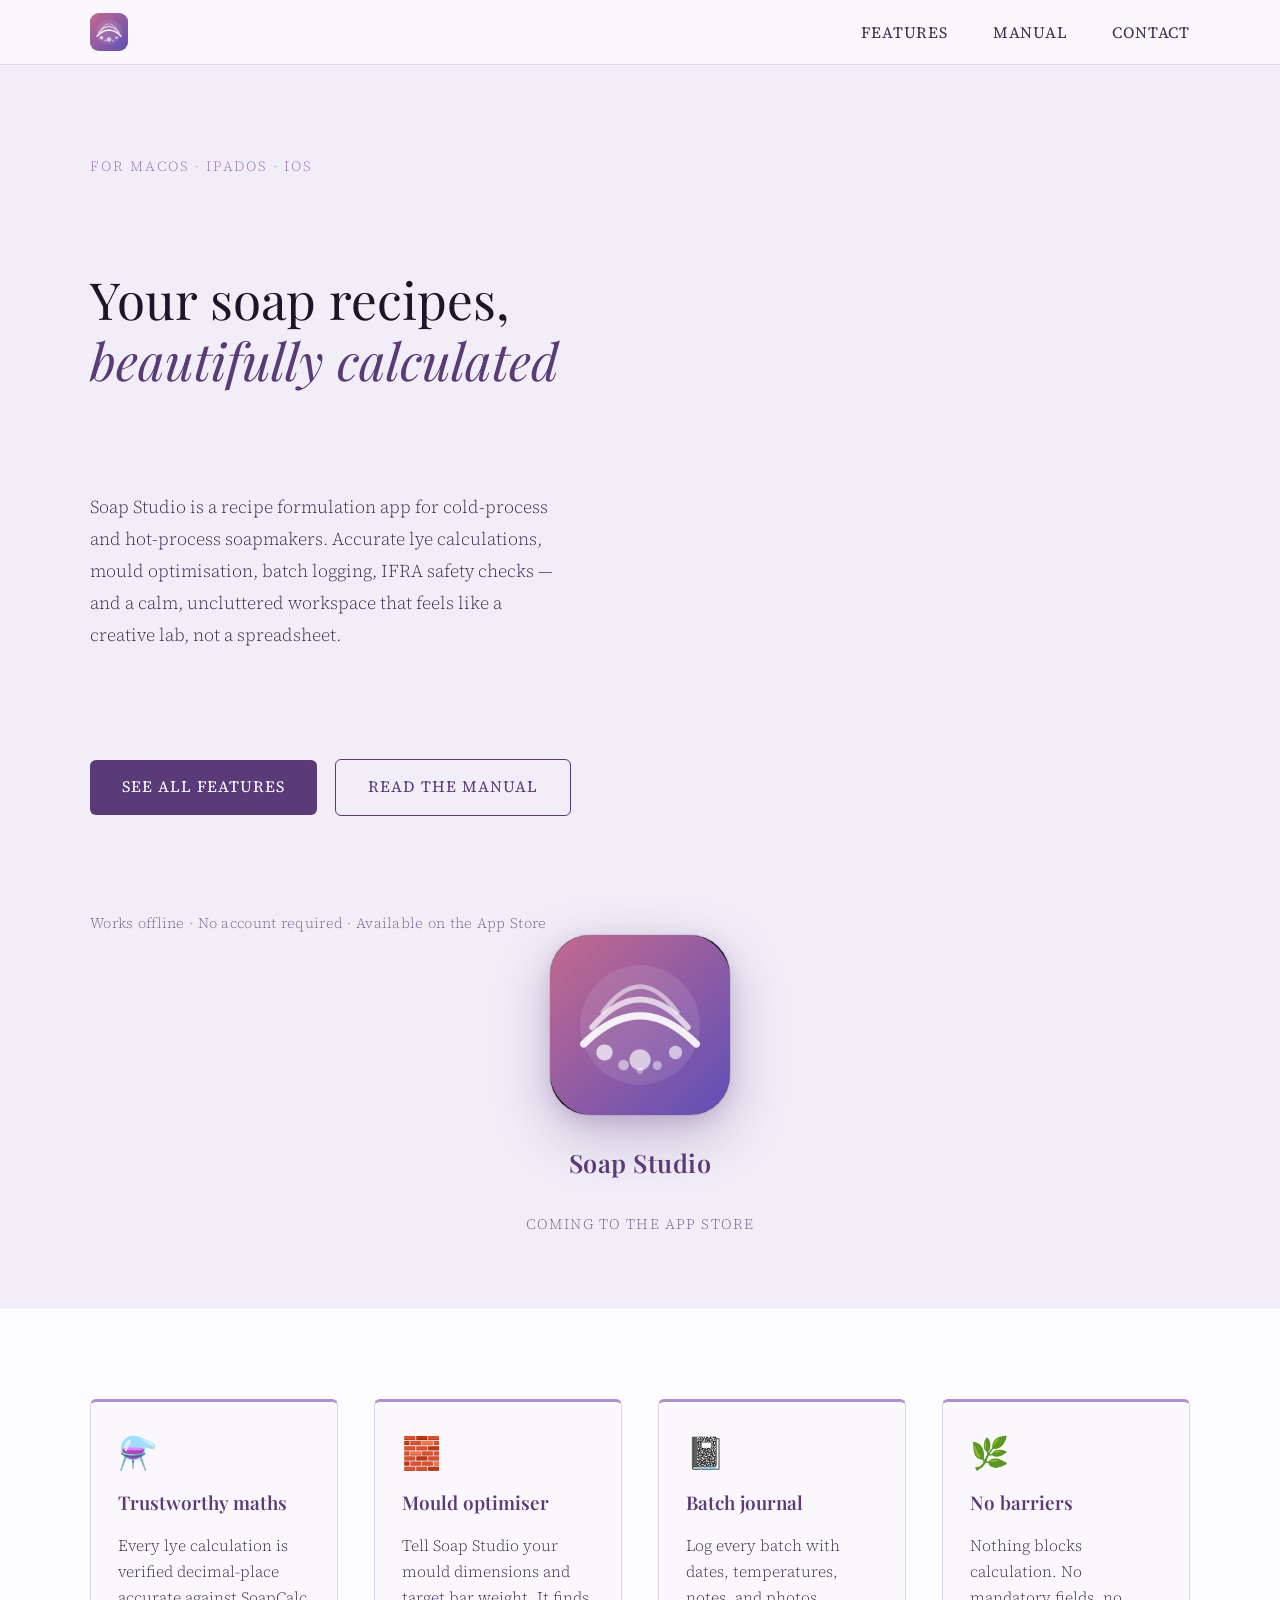
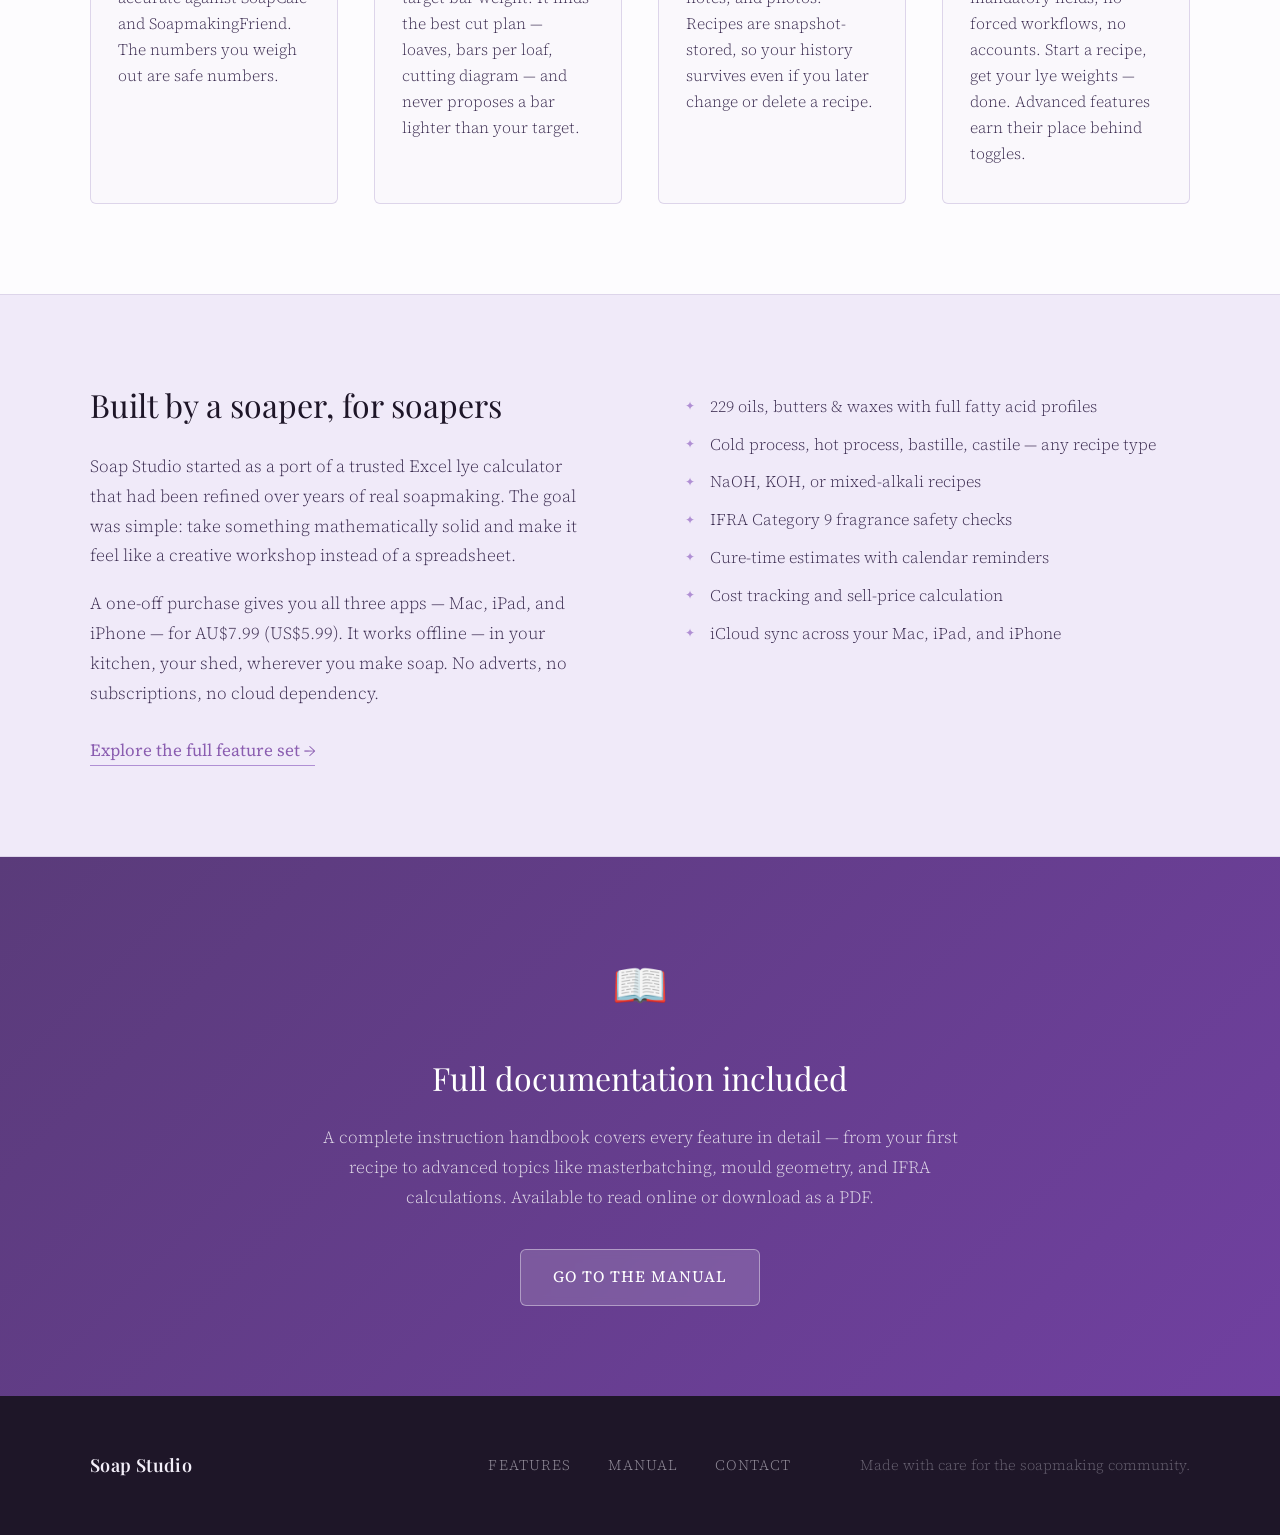
<file: index.html>
<!DOCTYPE html>
<html lang="en">
<head>
  <meta charset="UTF-8">
  <meta name="viewport" content="width=device-width, initial-scale=1.0">
  <title>Soap Studio — Recipe App for Soapmakers</title>
  <link rel="stylesheet" href="css/style.css">
  <link rel="preconnect" href="https://fonts.googleapis.com">
  <link href="https://fonts.googleapis.com/css2?family=Playfair+Display:ital,wght@0,400;0,600;1,400&family=Source+Serif+4:ital,opsz,wght@0,8..60,300;0,8..60,400;1,8..60,300&display=swap" rel="stylesheet">
</head>
<body>

  <header class="site-header">
    <nav class="nav-inner">
      <a href="index.html" class="nav-logo">
        <img src="images/logo.png" alt="Soap Studio" class="logo-img" onerror="this.style.display='none'; this.nextElementSibling.style.display='inline'">
        <span class="logo-text-fallback">Soap Studio</span>
      </a>
      <ul class="nav-links">
        <li><a href="features.html">Features</a></li>
        <li><a href="manual.html">Manual</a></li>
        <li><a href="contact.html">Contact</a></li>
      </ul>
    </nav>
  </header>

  <main>

    <section class="hero">
      <div class="hero-texture"></div>
      <div class="hero-content">
        <p class="hero-eyebrow">For macOS · iPadOS · iOS</p>
        <h1 class="hero-title">Your soap recipes,<br><em>beautifully calculated</em></h1>
        <p class="hero-body">Soap Studio is a recipe formulation app for cold-process and hot-process soapmakers. Accurate lye calculations, mould optimisation, batch logging, IFRA safety checks — and a calm, uncluttered workspace that feels like a creative lab, not a spreadsheet.</p>
        <div class="hero-cta">
          <a href="features.html" class="btn-primary">See all features</a>
          <a href="manual.html" class="btn-secondary">Read the manual</a>
        </div>
        <p class="hero-note">Works offline · No account required · Available on the App Store</p>
      </div>
      <div class="hero-visual">
        <div class="app-mockup">
          <img src="images/logo.png" alt="Soap Studio app icon" class="hero-icon">
          <p class="hero-icon-label">Soap Studio</p>
          <p class="hero-icon-sub">Coming to the App Store</p>
        </div>
      </div>
    </section>

    <section class="pillars">
      <div class="pillars-inner">
        <div class="pillar">
          <div class="pillar-icon">⚗️</div>
          <h3>Trustworthy maths</h3>
          <p>Every lye calculation is verified decimal-place accurate against SoapCalc and SoapmakingFriend. The numbers you weigh out are safe numbers.</p>
        </div>
        <div class="pillar">
          <div class="pillar-icon">🧱</div>
          <h3>Mould optimiser</h3>
          <p>Tell Soap Studio your mould dimensions and target bar weight. It finds the best cut plan — loaves, bars per loaf, cutting diagram — and never proposes a bar lighter than your target.</p>
        </div>
        <div class="pillar">
          <div class="pillar-icon">📓</div>
          <h3>Batch journal</h3>
          <p>Log every batch with dates, temperatures, notes, and photos. Recipes are snapshot-stored, so your history survives even if you later change or delete a recipe.</p>
        </div>
        <div class="pillar">
          <div class="pillar-icon">🌿</div>
          <h3>No barriers</h3>
          <p>Nothing blocks calculation. No mandatory fields, no forced workflows, no accounts. Start a recipe, get your lye weights — done. Advanced features earn their place behind toggles.</p>
        </div>
      </div>
    </section>

    <section class="about-strip">
      <div class="about-inner">
        <div class="about-text">
          <h2>Built by a soaper, for soapers</h2>
          <p>Soap Studio started as a port of a trusted Excel lye calculator that had been refined over years of real soapmaking. The goal was simple: take something mathematically solid and make it feel like a creative workshop instead of a spreadsheet.</p>
          <p>A one-off purchase gives you all three apps — Mac, iPad, and iPhone — for AU$7.99 (US$5.99). It works offline — in your kitchen, your shed, wherever you make soap. No adverts, no subscriptions, no cloud dependency.</p>
          <a href="features.html" class="btn-text">Explore the full feature set →</a>
        </div>
        <div class="about-qualities">
          <ul class="quality-list">
            <li>229 oils, butters &amp; waxes with full fatty acid profiles</li>
            <li>Cold process, hot process, bastille, castile — any recipe type</li>
            <li>NaOH, KOH, or mixed-alkali recipes</li>
            <li>IFRA Category 9 fragrance safety checks</li>
            <li>Cure-time estimates with calendar reminders</li>
            <li>Cost tracking and sell-price calculation</li>
            <li>iCloud sync across your Mac, iPad, and iPhone</li>
          </ul>
        </div>
      </div>
    </section>

    <section class="manual-teaser">
      <div class="manual-teaser-inner">
        <div class="manual-icon">📖</div>
        <h2>Full documentation included</h2>
        <p>A complete instruction handbook covers every feature in detail — from your first recipe to advanced topics like masterbatching, mould geometry, and IFRA calculations. Available to read online or download as a PDF.</p>
        <a href="manual.html" class="btn-primary">Go to the manual</a>
      </div>
    </section>

  </main>

  <footer class="site-footer">
    <div class="footer-inner">
      <p class="footer-name">Soap Studio</p>
      <nav class="footer-links">
        <a href="features.html">Features</a>
        <a href="manual.html">Manual</a>
        <a href="contact.html">Contact</a>
      </nav>
      <p class="footer-copy">Made with care for the soapmaking community.</p>
    </div>
  </footer>

</body>
</html>
</file>
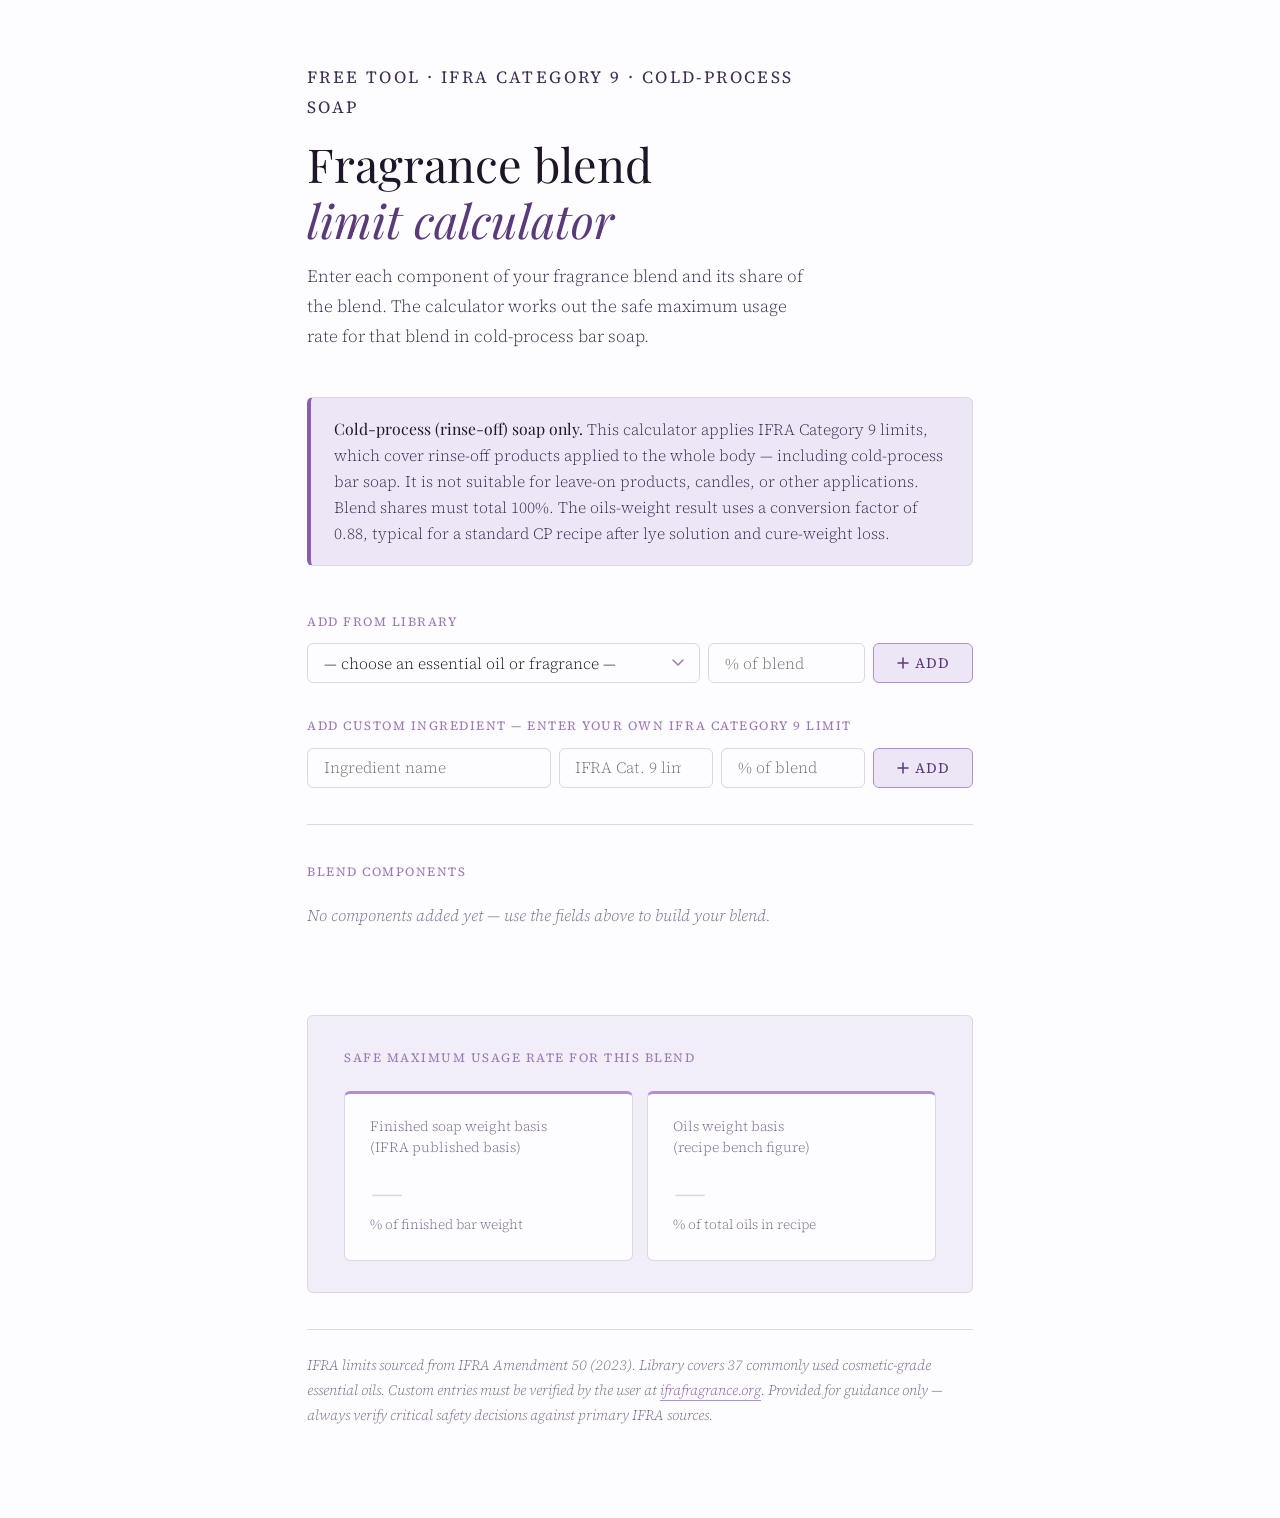
<file: blend-limit-calculator.html>
<!DOCTYPE html>
<html lang="en">
<head>
  <meta charset="UTF-8" />
  <meta name="viewport" content="width=device-width, initial-scale=1.0" />
  <title>Fragrance Blend Limit Calculator — IFRA Category 9</title>
  <meta name="description" content="Free IFRA Category 9 blend limit calculator for cold-process soapmakers. Enter your fragrance blend components and find the safe maximum usage rate for your soap recipe." />
  <link rel="preconnect" href="https://fonts.googleapis.com" />
  <link rel="preconnect" href="https://fonts.gstatic.com" crossorigin />
  <link href="https://fonts.googleapis.com/css2?family=Playfair+Display:ital,wght@0,400;0,600;1,400&family=Source+Serif+4:ital,wght@0,300;0,400;1,300&display=swap" rel="stylesheet" />
  <style>
    :root {
      --cream:        #faf8fc;
      --parchment:    #f2eef8;
      --warm-white:   #fdfcfe;
      --plum:         #5a3b7a;
      --plum-light:   #7a5a9a;
      --plum-pale:    #ede6f7;
      --violet:       #8a5db0;
      --violet-light: #b08fd4;
      --violet-pale:  #f0eaf9;
      --mauve:        #9b7ab8;
      --ink:          #1e1628;
      --ink-mid:      #3d2e52;
      --ink-light:    #7a6a8e;
      --rule:         #ddd5ea;
      --font-display: 'Playfair Display', Georgia, serif;
      --font-body:    'Source Serif 4', Georgia, serif;
      --radius:       6px;
    }

    *, *::before, *::after { box-sizing: border-box; margin: 0; padding: 0; }
    html { font-size: 18px; scroll-behavior: smooth; }
    body {
      font-family: var(--font-body);
      font-weight: 300;
      color: var(--ink);
      background: var(--warm-white);
      line-height: 1.7;
      -webkit-font-smoothing: antialiased;
    }
    a { color: inherit; text-decoration: none; }

    /* ── Page wrapper ── */
    .page {
      max-width: 720px;
      margin: 0 auto;
      padding: 3.5rem 1.5rem 5rem;
    }

    /* ── Header ── */
    .page-header { margin-bottom: 2.5rem; }
    .page-eyebrow {
      font-size: 0.7rem;
      letter-spacing: 0.14em;
      text-transform: uppercase;
      color: var(--mauve);
      margin-bottom: 0.75rem;
      font-weight: 400;
    }
    .page-header h1 {
      font-family: var(--font-display);
      font-size: clamp(1.8rem, 4vw, 2.6rem);
      font-weight: 400;
      color: var(--ink);
      line-height: 1.2;
      margin-bottom: 0.75rem;
    }
    .page-header h1 em { font-style: italic; color: var(--plum); }
    .page-header p {
      font-size: 0.95rem;
      color: var(--ink-mid);
      max-width: 56ch;
      line-height: 1.75;
    }

    /* ── Notice ── */
    .notice {
      background: var(--plum-pale);
      border: 1px solid var(--rule);
      border-left: 4px solid var(--violet);
      border-radius: var(--radius);
      padding: 1rem 1.25rem;
      font-size: 0.875rem;
      color: var(--ink-mid);
      line-height: 1.65;
      margin-bottom: 2.5rem;
    }
    .notice strong {
      color: var(--ink);
      font-weight: 400;
      font-family: var(--font-display);
    }

    /* ── Section labels ── */
    .section-label {
      font-size: 0.7rem;
      letter-spacing: 0.12em;
      text-transform: uppercase;
      color: var(--mauve);
      margin-bottom: 0.625rem;
      font-weight: 400;
    }

    /* ── Inputs ── */
    .add-row {
      display: flex;
      gap: 8px;
      margin-bottom: 1.75rem;
      align-items: stretch;
      flex-wrap: wrap;
    }
    .add-row select,
    .add-row input,
    .custom-row input {
      font-family: var(--font-body);
      font-size: 0.875rem;
      font-weight: 300;
      color: var(--ink);
      background: var(--warm-white);
      border: 1px solid var(--rule);
      border-radius: var(--radius);
      padding: 0 0.875rem;
      height: 40px;
      outline: none;
      transition: border-color 0.2s;
      -webkit-appearance: none;
      appearance: none;
    }
    .add-row select {
      flex: 2 1 220px;
      background-image: url("data:image/svg+xml,%3Csvg xmlns='http://www.w3.org/2000/svg' width='12' height='8' viewBox='0 0 12 8'%3E%3Cpath d='M1 1l5 5 5-5' stroke='%239b7ab8' stroke-width='1.5' fill='none' stroke-linecap='round'/%3E%3C/svg%3E");
      background-repeat: no-repeat;
      background-position: right 0.875rem center;
      padding-right: 2.25rem;
      cursor: pointer;
    }
    .add-row input { flex: 1 1 120px; }
    .add-row select:focus,
    .add-row input:focus,
    .custom-row input:focus { border-color: var(--violet); }

    .custom-row {
      display: flex;
      gap: 8px;
      margin-bottom: 1.75rem;
      align-items: stretch;
      flex-wrap: wrap;
    }
    .custom-row .inp-name  { flex: 2 1 180px; }
    .custom-row .inp-limit { flex: 1 1 130px; }
    .custom-row .inp-share { flex: 1 1 120px; }

    .btn-add {
      font-family: var(--font-body);
      font-size: 0.8rem;
      font-weight: 400;
      letter-spacing: 0.06em;
      text-transform: uppercase;
      color: var(--plum);
      background: var(--plum-pale);
      border: 1px solid var(--violet-light);
      border-radius: var(--radius);
      padding: 0 1.25rem;
      height: 40px;
      cursor: pointer;
      white-space: nowrap;
      transition: background 0.2s, border-color 0.2s;
      display: inline-flex;
      align-items: center;
      gap: 6px;
    }
    .btn-add:hover { background: var(--violet-pale); border-color: var(--violet); }

    .divider { border: none; border-top: 1px solid var(--rule); margin: 2rem 0; }

    /* ── Ingredient rows ── */
    .blend-list { margin-bottom: 0.5rem; }
    .empty-state {
      font-size: 0.9rem;
      color: var(--ink-light);
      font-style: italic;
      padding: 0.5rem 0 1rem;
    }

    .ingredient-row {
      display: grid;
      grid-template-columns: 1fr auto 110px 32px;
      gap: 10px;
      align-items: center;
      background: var(--cream);
      border: 1px solid var(--rule);
      border-radius: var(--radius);
      padding: 12px 14px;
      margin-bottom: 8px;
    }
    .ing-name {
      font-family: var(--font-display);
      font-size: 0.95rem;
      font-weight: 400;
      color: var(--ink);
    }
    .ing-limit-label { font-size: 0.775rem; color: var(--ink-light); margin-top: 2px; }
    .ing-custom-tag {
      font-size: 0.7rem;
      color: var(--ink-light);
      font-style: italic;
      font-family: var(--font-body);
      font-weight: 300;
    }
    .ing-share-bar {
      height: 2px;
      background: var(--parchment);
      border-radius: 999px;
      margin-top: 7px;
      overflow: hidden;
    }
    .ing-share-fill {
      height: 100%;
      border-radius: 999px;
      background: var(--violet-light);
      transition: width 0.25s ease;
    }
    .ing-share-label {
      font-size: 0.825rem;
      color: var(--ink-mid);
      text-align: right;
      white-space: nowrap;
    }
    .ing-share-sub { font-size: 0.7rem; color: var(--ink-light); display: block; }
    .ing-share-input {
      font-family: var(--font-body);
      font-size: 0.875rem;
      font-weight: 300;
      color: var(--ink);
      background: var(--warm-white);
      border: 1px solid var(--rule);
      border-radius: var(--radius);
      padding: 0 0.625rem;
      height: 34px;
      width: 100%;
      outline: none;
      text-align: right;
      transition: border-color 0.2s;
      -webkit-appearance: none;
      appearance: none;
    }
    .ing-share-input:focus { border-color: var(--violet); }

    .btn-remove {
      background: none;
      border: none;
      cursor: pointer;
      color: var(--ink-light);
      font-size: 1rem;
      padding: 4px;
      border-radius: var(--radius);
      display: flex;
      align-items: center;
      justify-content: center;
      transition: color 0.15s, background 0.15s;
      line-height: 1;
    }
    .btn-remove:hover { color: #8a2c20; background: #fdecea; }

    /* ── Total row ── */
    .total-row {
      display: flex;
      justify-content: flex-end;
      align-items: center;
      gap: 8px;
      font-size: 0.8rem;
      color: var(--ink-light);
      margin-bottom: 2rem;
      min-height: 22px;
    }
    .total-val { font-weight: 400; font-family: var(--font-display); font-size: 0.9rem; }
    .total-ok  { color: #3d6b4f; }
    .total-bad { color: #8a2c20; }

    /* ── Results ── */
    .results {
      background: var(--parchment);
      border: 1px solid var(--rule);
      border-radius: var(--radius);
      padding: 1.75rem 2rem;
      margin-bottom: 2rem;
    }
    .results .section-label { margin-bottom: 1.25rem; }

    .result-grid { display: grid; grid-template-columns: 1fr 1fr; gap: 14px; }
    .result-box {
      background: var(--warm-white);
      border: 1px solid var(--rule);
      border-top: 3px solid var(--violet-light);
      border-radius: var(--radius);
      padding: 1.25rem 1.375rem;
    }
    .rb-label { font-size: 0.775rem; color: var(--ink-light); line-height: 1.5; margin-bottom: 0.625rem; }
    .rb-value {
      font-family: var(--font-display);
      font-size: 2.2rem;
      font-weight: 400;
      color: var(--rule);
      line-height: 1;
      transition: color 0.2s;
    }
    .rb-value.has-value { color: var(--plum); }
    .rb-sub { font-size: 0.75rem; color: var(--ink-light); margin-top: 5px; }

    .warning {
      font-size: 0.825rem;
      color: #7a4a10;
      background: #fdf4e3;
      border: 1px solid #e8d0a0;
      border-radius: var(--radius);
      padding: 10px 14px;
      margin-top: 1.25rem;
      display: none;
      line-height: 1.55;
    }

    /* ── Footnote ── */
    .footnote {
      font-size: 0.8rem;
      color: var(--ink-light);
      line-height: 1.75;
      border-top: 1px solid var(--rule);
      padding-top: 1.25rem;
      font-style: italic;
    }
    .footnote a { color: var(--violet); border-bottom: 1px solid var(--violet-light); transition: color 0.2s; }
    .footnote a:hover { color: var(--plum); }

    /* ── Responsive ── */
    @media (max-width: 600px) {
      html { font-size: 16px; }
      .page { padding: 2rem 1rem 4rem; }
      .result-grid { grid-template-columns: 1fr; }
      .ingredient-row { grid-template-columns: 1fr auto 90px 28px; gap: 6px; }
    }
  </style>
</head>
<body>

  <div class="page">

    <div class="page-header">
      <p class="page-eyebrow">Free tool &middot; IFRA Category 9 &middot; Cold-process soap</p>
      <h1>Fragrance blend<br><em>limit calculator</em></h1>
      <p>Enter each component of your fragrance blend and its share of the blend. The calculator works out the safe maximum usage rate for that blend in cold-process bar soap.</p>
    </div>

    <div class="notice">
      <strong>Cold-process (rinse-off) soap only.</strong> This calculator applies IFRA Category 9 limits, which cover rinse-off products applied to the whole body &mdash; including cold-process bar soap. It is not suitable for leave-on products, candles, or other applications. Blend shares must total 100%. The oils-weight result uses a conversion factor of 0.88, typical for a standard CP recipe after lye solution and cure-weight loss.
    </div>

    <p class="section-label">Add from library</p>
    <div class="add-row">
      <select id="eo-select" aria-label="Choose essential oil or fragrance">
        <option value="">&#8212; choose an essential oil or fragrance &#8212;</option>
      </select>
      <input type="number" id="eo-share" placeholder="% of blend" min="0.01" max="100" step="0.1" aria-label="Percentage of blend" />
      <button class="btn-add" onclick="addFromLibrary()">
        <svg width="12" height="12" viewBox="0 0 12 12" fill="none" aria-hidden="true"><path d="M6 1v10M1 6h10" stroke="currentColor" stroke-width="1.5" stroke-linecap="round"/></svg>
        Add
      </button>
    </div>

    <p class="section-label">Add custom ingredient &mdash; enter your own IFRA Category 9 limit</p>
    <div class="custom-row">
      <input class="inp-name"  type="text"   id="custom-name"  placeholder="Ingredient name"     aria-label="Ingredient name" />
      <input class="inp-limit" type="number" id="custom-limit" placeholder="IFRA Cat. 9 limit %" min="0.01" max="100" step="0.01" aria-label="IFRA Category 9 limit" />
      <input class="inp-share" type="number" id="custom-share" placeholder="% of blend"          min="0.01" max="100" step="0.1"  aria-label="Percentage of blend" />
      <button class="btn-add" onclick="addCustom()">
        <svg width="12" height="12" viewBox="0 0 12 12" fill="none" aria-hidden="true"><path d="M6 1v10M1 6h10" stroke="currentColor" stroke-width="1.5" stroke-linecap="round"/></svg>
        Add
      </button>
    </div>

    <hr class="divider" />

    <p class="section-label">Blend components</p>
    <div class="blend-list" id="blend-list">
      <p class="empty-state">No components added yet &mdash; use the fields above to build your blend.</p>
    </div>
    <div class="total-row" id="total-row"></div>

    <div class="results">
      <p class="section-label">Safe maximum usage rate for this blend</p>
      <div class="result-grid">
        <div class="result-box">
          <div class="rb-label">Finished soap weight basis<br>(IFRA published basis)</div>
          <div class="rb-value" id="res-finished">&#8212;</div>
          <div class="rb-sub">% of finished bar weight</div>
        </div>
        <div class="result-box">
          <div class="rb-label">Oils weight basis<br>(recipe bench figure)</div>
          <div class="rb-value" id="res-oils">&#8212;</div>
          <div class="rb-sub">% of total oils in recipe</div>
        </div>
      </div>
      <div class="warning" id="warning">
        Blend components do not total 100% &mdash; adjust the shares above before relying on this result.
      </div>
    </div>

    <p class="footnote">
      IFRA limits sourced from IFRA Amendment 50 (2023). Library covers 37 commonly used cosmetic-grade essential oils. Custom entries must be verified by the user at <a href="https://ifrafragrance.org/safe-use/library" target="_blank" rel="noopener">ifrafragrance.org</a>. Provided for guidance only &mdash; always verify critical safety decisions against primary IFRA sources.
    </p>

  </div>

  <script>
    var EO_LIBRARY = [
      { name: "Bergamot (bergapten-free)", limit: 11.9 },
      { name: "Cedarwood (Atlas)",          limit: 8.0  },
      { name: "Chamomile (Roman)",           limit: 8.0  },
      { name: "Cinnamon bark",               limit: 0.05 },
      { name: "Cinnamon leaf",               limit: 0.6  },
      { name: "Citronella",                  limit: 2.6  },
      { name: "Clary sage",                  limit: 8.0  },
      { name: "Clove bud",                   limit: 0.5  },
      { name: "Clove leaf",                  limit: 0.5  },
      { name: "Eucalyptus (globulus)",        limit: 2.1  },
      { name: "Frankincense (B. carterii)",  limit: 8.0  },
      { name: "Geranium (Bourbon)",           limit: 8.0  },
      { name: "Grapefruit (cold-pressed)",   limit: 8.0  },
      { name: "Jasmine absolute",            limit: 3.5  },
      { name: "Lavender 40/42",              limit: 17.0 },
      { name: "Lavender (L. angustifolia)",  limit: 17.0 },
      { name: "Lemon (cold-pressed)",        limit: 2.0  },
      { name: "Lemongrass",                  limit: 0.7  },
      { name: "Lime (cold-pressed)",         limit: 0.7  },
      { name: "Lime (distilled)",            limit: 8.0  },
      { name: "Mandarin (cold-pressed)",     limit: 8.0  },
      { name: "Myrrh",                       limit: 8.0  },
      { name: "Neroli",                      limit: 8.0  },
      { name: "Orange sweet (cold-pressed)", limit: 8.0  },
      { name: "Oregano",                     limit: 0.1  },
      { name: "Patchouli",                   limit: 8.0  },
      { name: "Peppermint",                  limit: 2.4  },
      { name: "Rose absolute",               limit: 8.0  },
      { name: "Rose otto (Bulgarian)",       limit: 8.0  },
      { name: "Rosemary (camphor CT)",       limit: 2.5  },
      { name: "Sandalwood (Australian)",     limit: 8.0  },
      { name: "Spearmint",                   limit: 1.2  },
      { name: "Tea tree (M. alternifolia)",  limit: 1.4  },
      { name: "Thyme (thymol CT)",           limit: 0.1  },
      { name: "Vetiver",                     limit: 8.0  },
      { name: "Ylang ylang",                 limit: 1.2  }
    ].sort(function(a, b) { return a.name.localeCompare(b.name); });

    var OILS_TO_SOAP = 0.88;
    var blend  = [];
    var nextId = 1;

    var sel = document.getElementById('eo-select');
    EO_LIBRARY.forEach(function(eo) {
      var opt = document.createElement('option');
      opt.value = eo.name;
      opt.dataset.limit = eo.limit;
      opt.textContent = eo.name + ' \u2014 IFRA max ' + eo.limit + '%';
      sel.appendChild(opt);
    });

    function addFromLibrary() {
      var s   = document.getElementById('eo-select');
      var inp = document.getElementById('eo-share');
      var opt = s.options[s.selectedIndex];
      if (!opt || !opt.dataset.limit) { alert('Please choose an ingredient from the list.'); return; }
      var share = parseFloat(inp.value);
      if (isNaN(share) || share <= 0) { alert('Enter the percentage this ingredient makes up of the blend.'); return; }
      blend.push({ id: nextId++, name: opt.value, ifraLimit: parseFloat(opt.dataset.limit), share: share, custom: false });
      inp.value = ''; s.selectedIndex = 0;
      render();
    }

    function addCustom() {
      var name  = document.getElementById('custom-name').value.trim();
      var limit = parseFloat(document.getElementById('custom-limit').value);
      var share = parseFloat(document.getElementById('custom-share').value);
      if (!name)                      { alert('Enter a name for this ingredient.'); return; }
      if (isNaN(limit) || limit <= 0) { alert('Enter the IFRA Category 9 limit.\nLook it up at ifrafragrance.org/safe-use/library'); return; }
      if (isNaN(share) || share <= 0) { alert('Enter the percentage this ingredient makes up of the blend.'); return; }
      blend.push({ id: nextId++, name: name, ifraLimit: limit, share: share, custom: true });
      document.getElementById('custom-name').value  = '';
      document.getElementById('custom-limit').value = '';
      document.getElementById('custom-share').value = '';
      render();
    }

    function removeItem(id) {
      blend = blend.filter(function(i) { return i.id !== id; });
      render();
    }

    function updateShare(id, val) {
      var item = blend.find(function(i) { return i.id === id; });
      if (item) item.share = parseFloat(val) || 0;
      render();
    }

    function esc(s) {
      return s.replace(/&/g,'&amp;').replace(/</g,'&lt;').replace(/>/g,'&gt;').replace(/"/g,'&quot;');
    }

    function render() {
      var list     = document.getElementById('blend-list');
      var totalRow = document.getElementById('total-row');

      if (blend.length === 0) {
        list.innerHTML = '<p class="empty-state">No components added yet \u2014 use the fields above to build your blend.</p>';
        totalRow.innerHTML = '';
        setResults(null, null);
        document.getElementById('warning').style.display = 'none';
        return;
      }

      var total = blend.reduce(function(s, i) { return s + i.share; }, 0);
      var ok    = Math.abs(total - 100) < 0.5;

      totalRow.innerHTML =
        'Blend total: <span class="total-val ' + (ok ? 'total-ok' : 'total-bad') + '">' +
        total.toFixed(1) + '%</span>' +
        '<span style="font-size:0.75rem;color:var(--ink-light);">\u00a0(must equal 100%)</span>';

      list.innerHTML = blend.map(function(i) {
        var barW = Math.min(i.share, 100).toFixed(1);
        return '<div class="ingredient-row">' +
          '<div>' +
            '<div class="ing-name">' + esc(i.name) +
              (i.custom ? ' <span class="ing-custom-tag">custom</span>' : '') +
            '</div>' +
            '<div class="ing-limit-label">IFRA Cat.&thinsp;9 limit: ' + i.ifraLimit + '%</div>' +
            '<div class="ing-share-bar"><div class="ing-share-fill" style="width:' + barW + '%"></div></div>' +
          '</div>' +
          '<div class="ing-share-label">' + i.share.toFixed(1) + '%' +
            '<span class="ing-share-sub">of blend</span>' +
          '</div>' +
          '<input class="ing-share-input" type="number" value="' + i.share + '"' +
            ' min="0.01" max="100" step="0.1"' +
            ' onchange="updateShare(' + i.id + ', this.value)"' +
            ' aria-label="Share of blend for ' + esc(i.name) + '" />' +
          '<button class="btn-remove" onclick="removeItem(' + i.id + ')"' +
            ' aria-label="Remove ' + esc(i.name) + '">' +
            '<svg width="14" height="14" viewBox="0 0 14 14" fill="none" aria-hidden="true">' +
              '<path d="M2 2l10 10M12 2L2 12" stroke="currentColor" stroke-width="1.5" stroke-linecap="round"/>' +
            '</svg>' +
          '</button>' +
        '</div>';
      }).join('');

      var sumFrac = blend.reduce(function(s, i) { return s + ((i.share / 100) / i.ifraLimit); }, 0);
      var limFin  = sumFrac > 0 ? 1 / sumFrac : null;
      var limOils = limFin !== null ? limFin / OILS_TO_SOAP : null;
      setResults(limFin, limOils);
      document.getElementById('warning').style.display = ok ? 'none' : 'block';
    }

    function setResults(finished, oils) {
      var rF = document.getElementById('res-finished');
      var rO = document.getElementById('res-oils');
      if (finished !== null) {
        rF.textContent = finished.toFixed(2) + '%'; rF.className = 'rb-value has-value';
        rO.textContent = oils.toFixed(2) + '%';     rO.className = 'rb-value has-value';
      } else {
        rF.textContent = '\u2014'; rF.className = 'rb-value';
        rO.textContent = '\u2014'; rO.className = 'rb-value';
      }
    }
  </script>

</body>
</html>
</file>
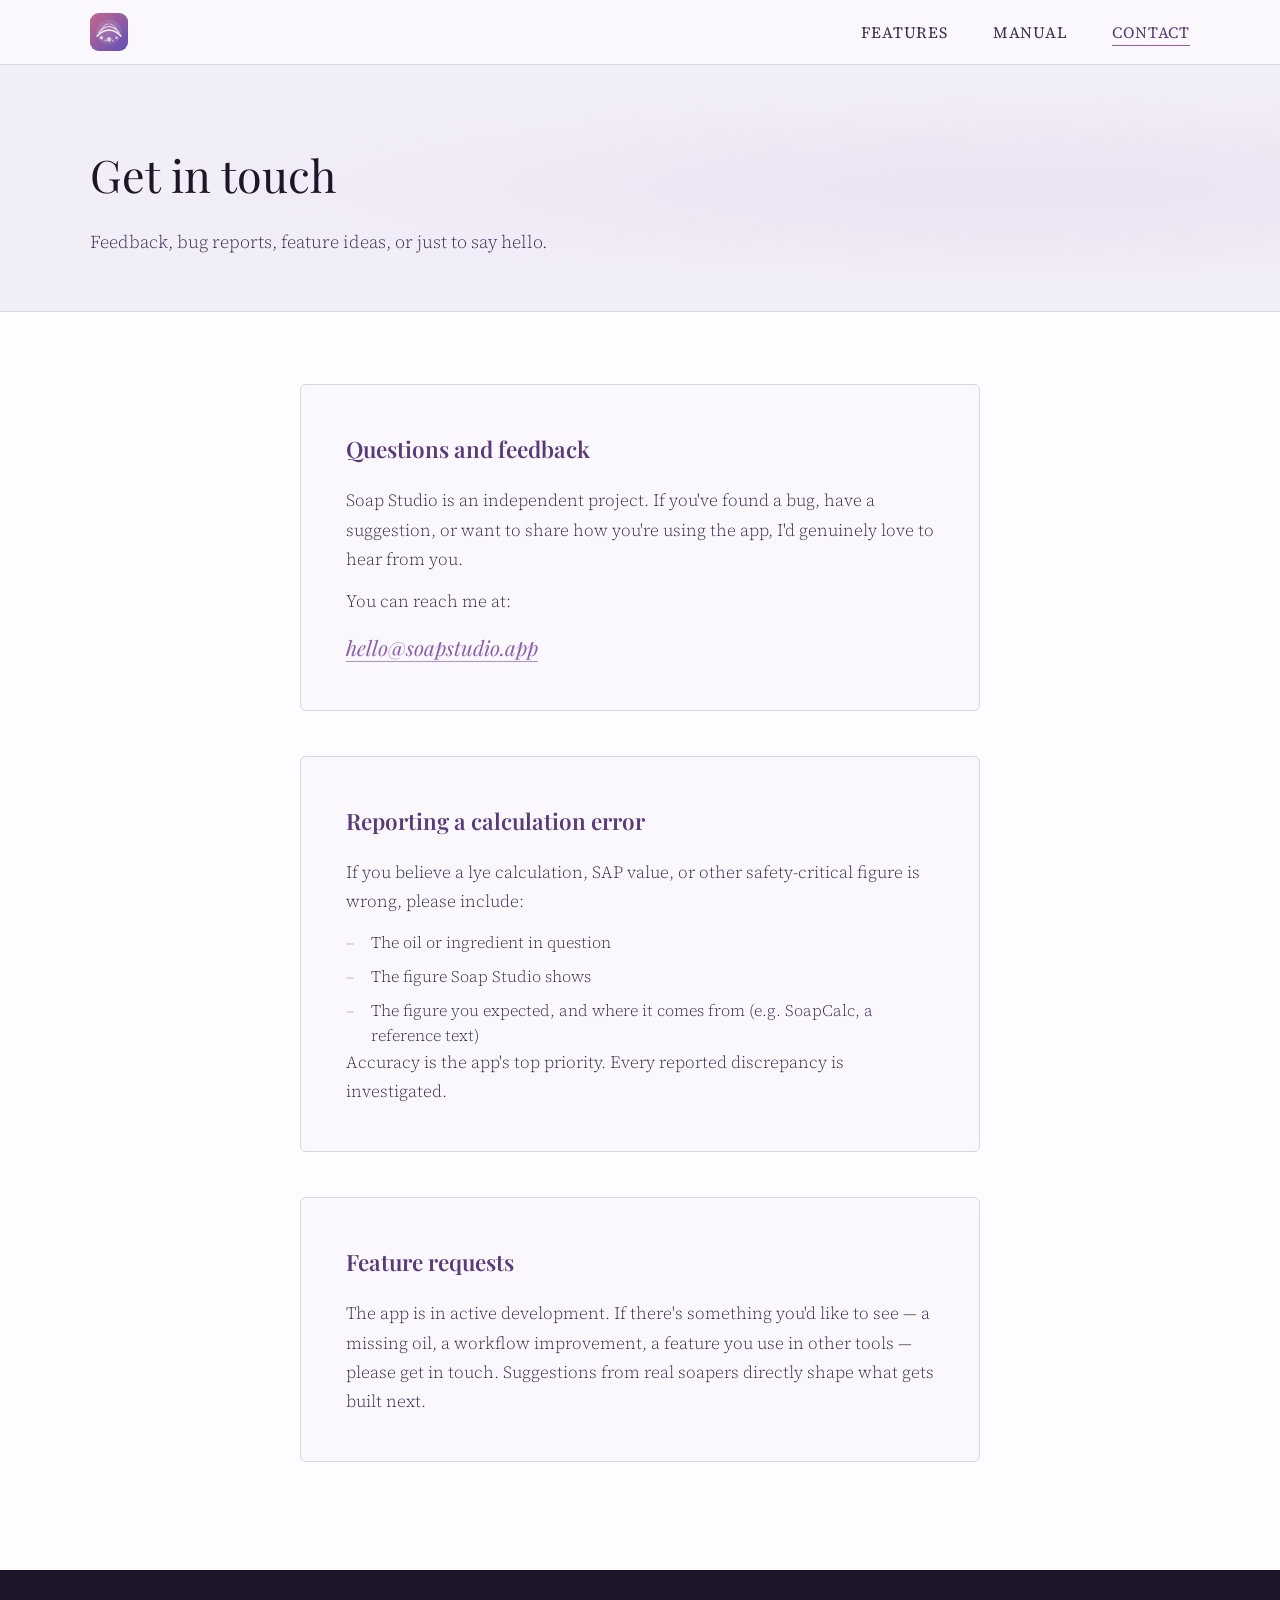
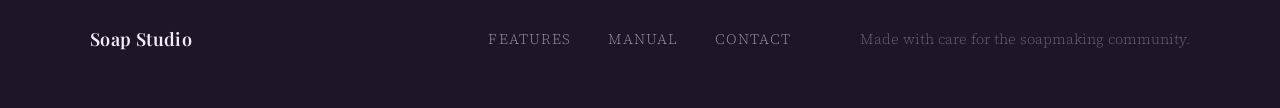
<file: contact.html>
<!DOCTYPE html>
<html lang="en">
<head>
  <meta charset="UTF-8">
  <meta name="viewport" content="width=device-width, initial-scale=1.0">
  <title>Contact — Soap Studio</title>
  <link rel="stylesheet" href="css/style.css">
  <link rel="preconnect" href="https://fonts.googleapis.com">
  <link href="https://fonts.googleapis.com/css2?family=Playfair+Display:ital,wght@0,400;0,600;1,400&family=Source+Serif+4:ital,opsz,wght@0,8..60,300;0,8..60,400;1,8..60,300&display=swap" rel="stylesheet">
</head>
<body>

  <header class="site-header">
    <nav class="nav-inner">
      <a href="index.html" class="nav-logo">
        <img src="images/logo.png" alt="Soap Studio" class="logo-img" onerror="this.style.display='none'; this.nextElementSibling.style.display='inline'">
        <span class="logo-text-fallback">Soap Studio</span>
      </a>
      <ul class="nav-links">
        <li><a href="features.html">Features</a></li>
        <li><a href="manual.html">Manual</a></li>
        <li><a href="contact.html" class="active">Contact</a></li>
      </ul>
    </nav>
  </header>

  <main>

    <section class="page-hero">
      <div class="page-hero-inner">
        <h1>Get in touch</h1>
        <p class="page-hero-sub">Feedback, bug reports, feature ideas, or just to say hello.</p>
      </div>
    </section>

    <section class="contact-body">
      <div class="contact-inner">

        <div class="contact-card">
          <h2>Questions and feedback</h2>
          <p>Soap Studio is an independent project. If you've found a bug, have a suggestion, or want to share how you're using the app, I'd genuinely love to hear from you.</p>
          <p>You can reach me at:</p>
          <p class="contact-email" id="contact-email-line">
            <!-- address assembled by JS; bots see nothing clickable -->
            <span id="eml-display" style="font-style:italic; color: var(--violet);">hello&#160;<span style="display:none">REMOVE</span>&#64;&#8203;soapstudio&#46;app</span>
          </p>
        </div>

        <div class="contact-card">
          <h2>Reporting a calculation error</h2>
          <p>If you believe a lye calculation, SAP value, or other safety-critical figure is wrong, please include:</p>
          <ul class="feature-list">
            <li>The oil or ingredient in question</li>
            <li>The figure Soap Studio shows</li>
            <li>The figure you expected, and where it comes from (e.g. SoapCalc, a reference text)</li>
          </ul>
          <p>Accuracy is the app's top priority. Every reported discrepancy is investigated.</p>
        </div>

        <div class="contact-card">
          <h2>Feature requests</h2>
          <p>The app is in active development. If there's something you'd like to see — a missing oil, a workflow improvement, a feature you use in other tools — please get in touch. Suggestions from real soapers directly shape what gets built next.</p>
        </div>

      </div>
    </section>

  </main>

  <footer class="site-footer">
    <div class="footer-inner">
      <p class="footer-name">Soap Studio</p>
      <nav class="footer-links">
        <a href="features.html">Features</a>
        <a href="manual.html">Manual</a>
        <a href="contact.html">Contact</a>
      </nav>
      <p class="footer-copy">Made with care for the soapmaking community.</p>
    </div>
  </footer>

  <script>
    // Assemble the mailto link at runtime — bots scraping static HTML never see it
    (function() {
      var a = 'hello';
      var b = 'soapstudio';
      var c = 'app';
      var addr = a + '@' + b + '.' + c;
      var el = document.getElementById('eml-display');
      if (el) {
        el.innerHTML = '';
        var link = document.createElement('a');
        link.href = 'mailto:' + addr;
        link.textContent = addr;
        link.style.color = 'var(--violet)';
        link.style.borderBottom = '1px solid var(--violet-light)';
        link.style.fontStyle = 'italic';
        el.appendChild(link);
      }
    })();
  </script>

</body>
</html>
</file>
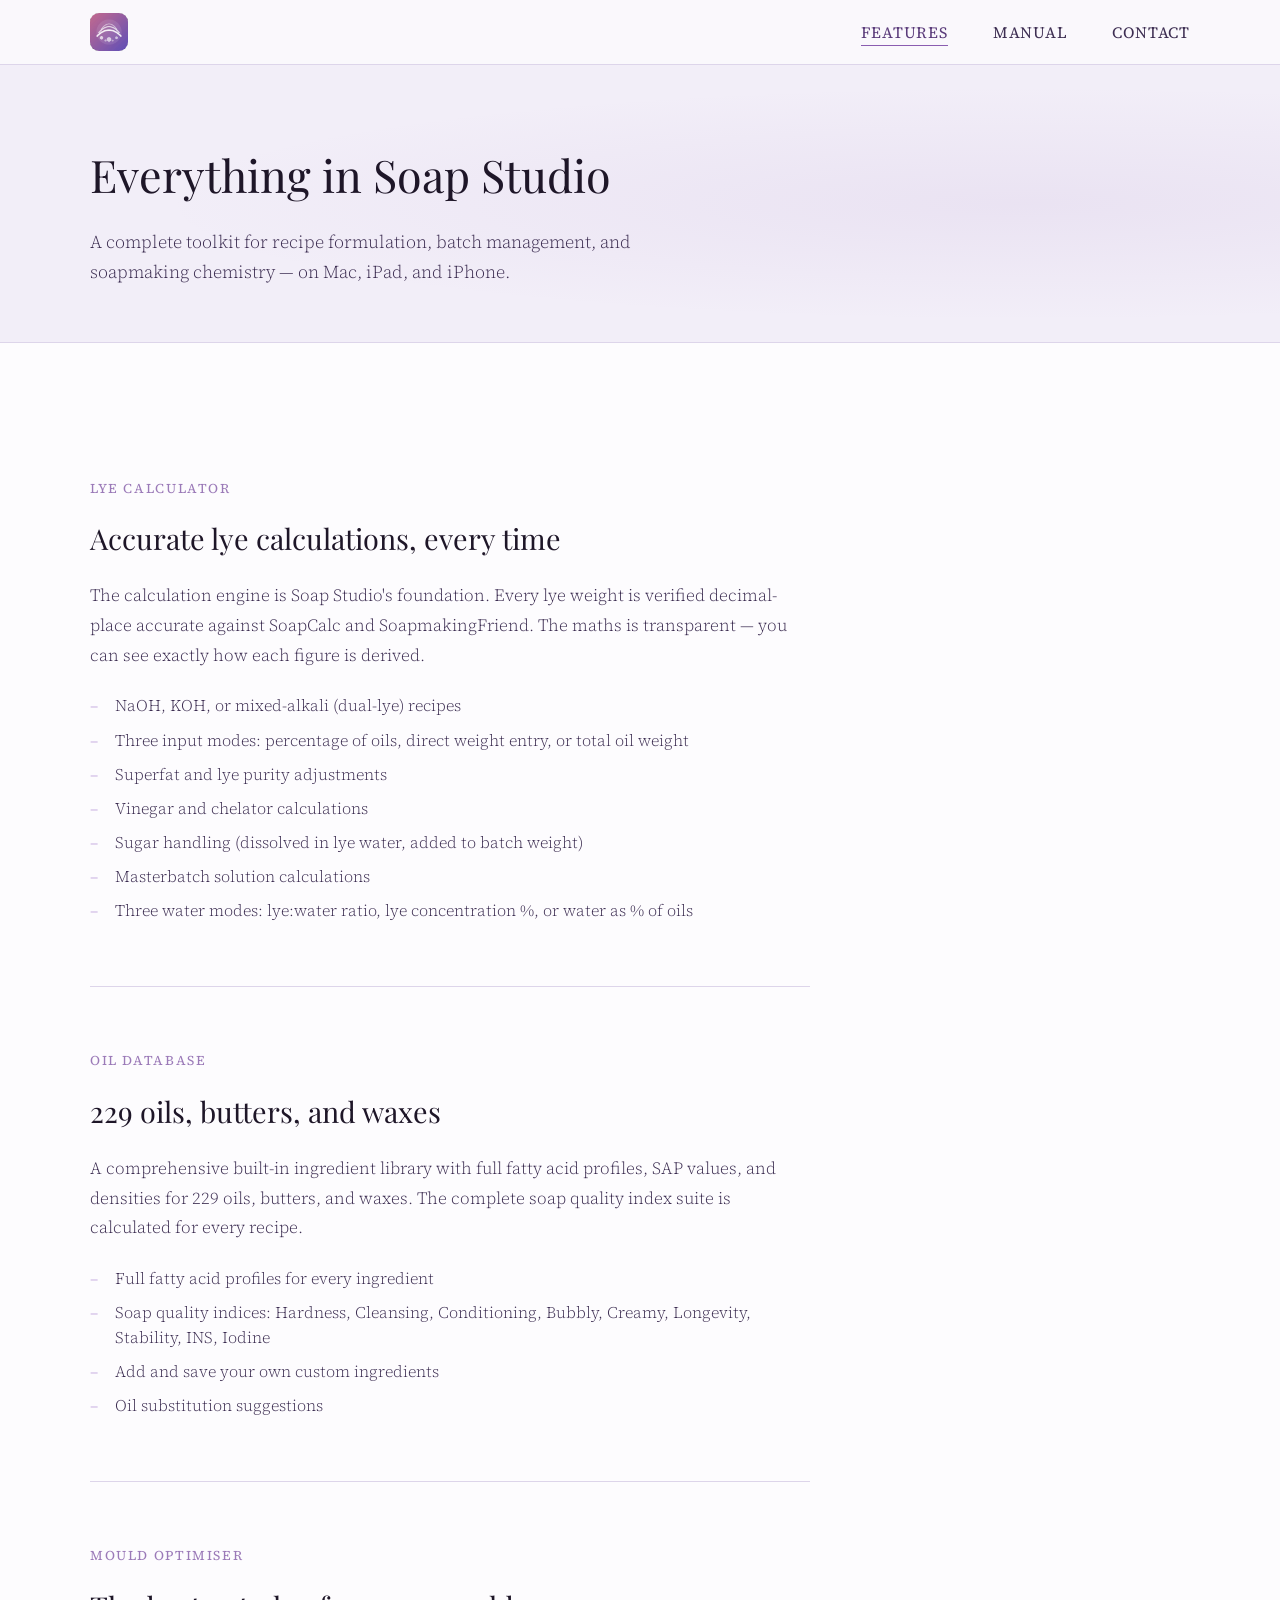
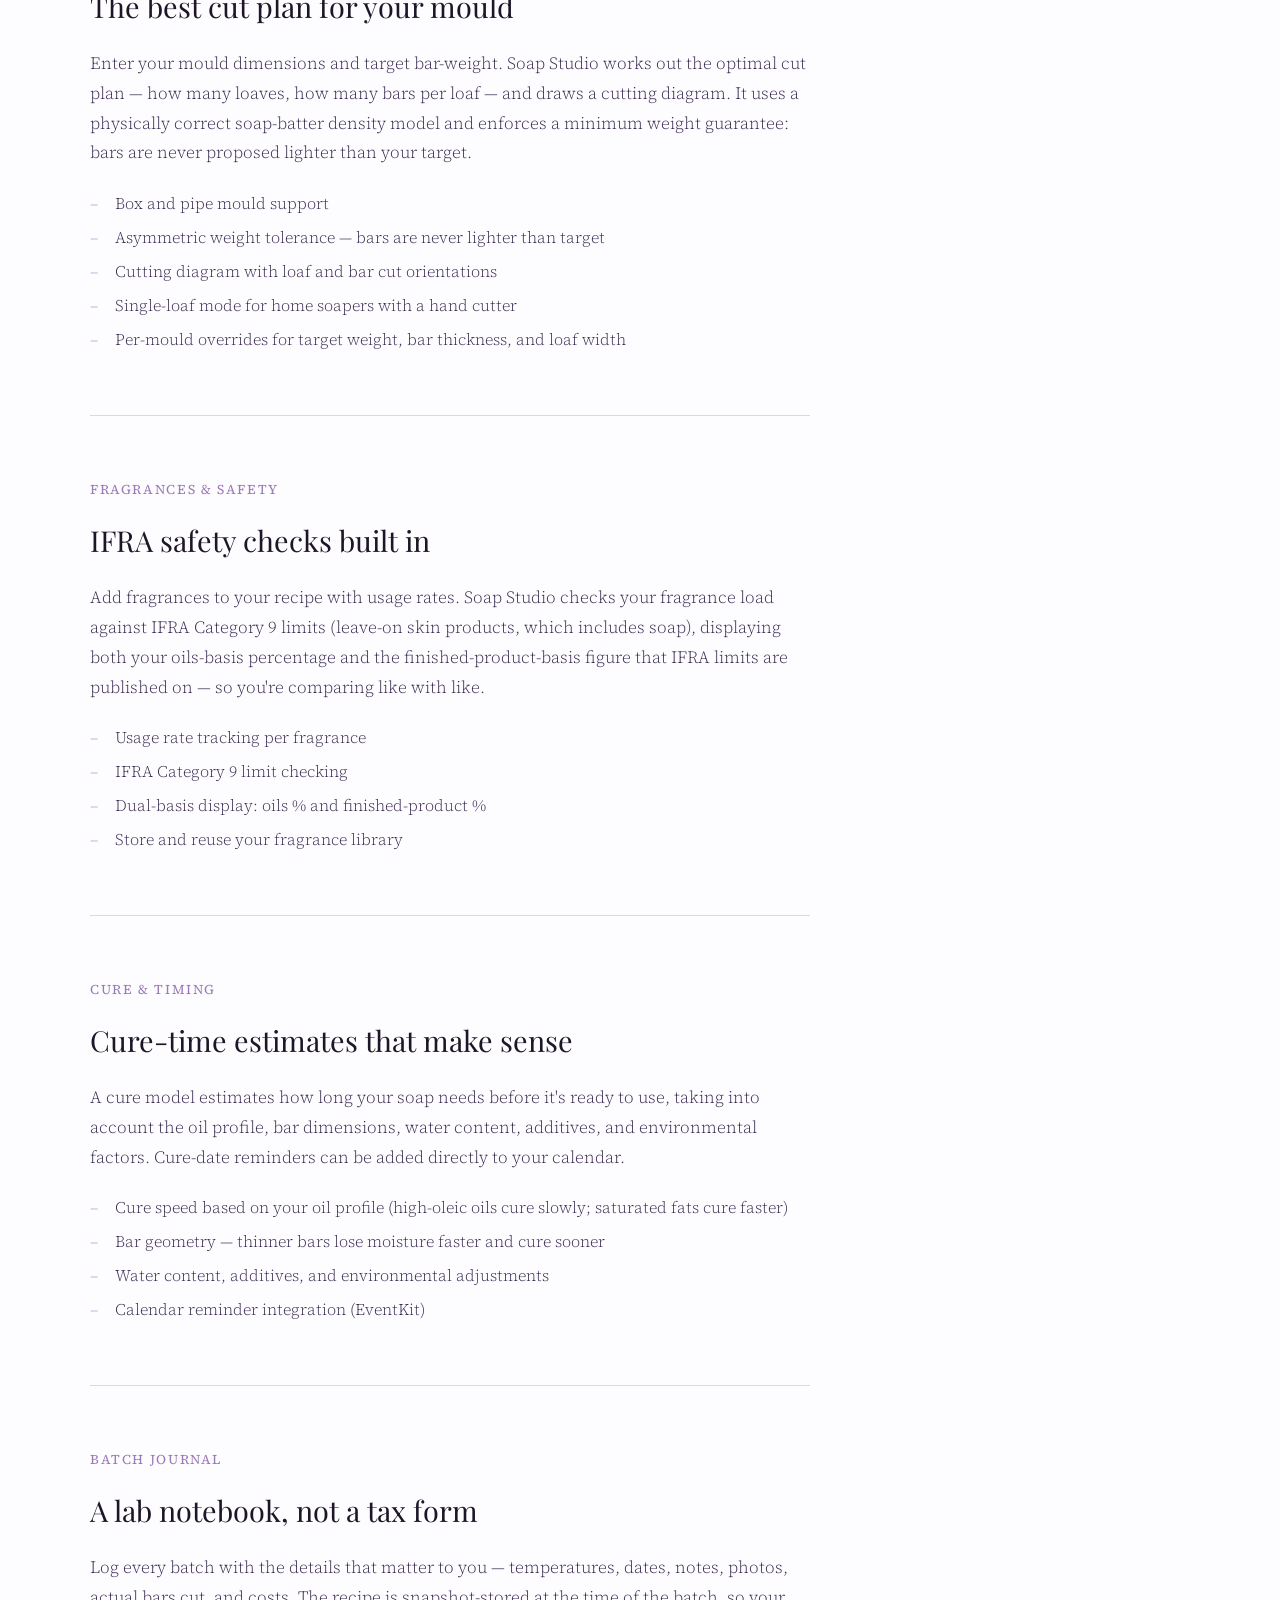
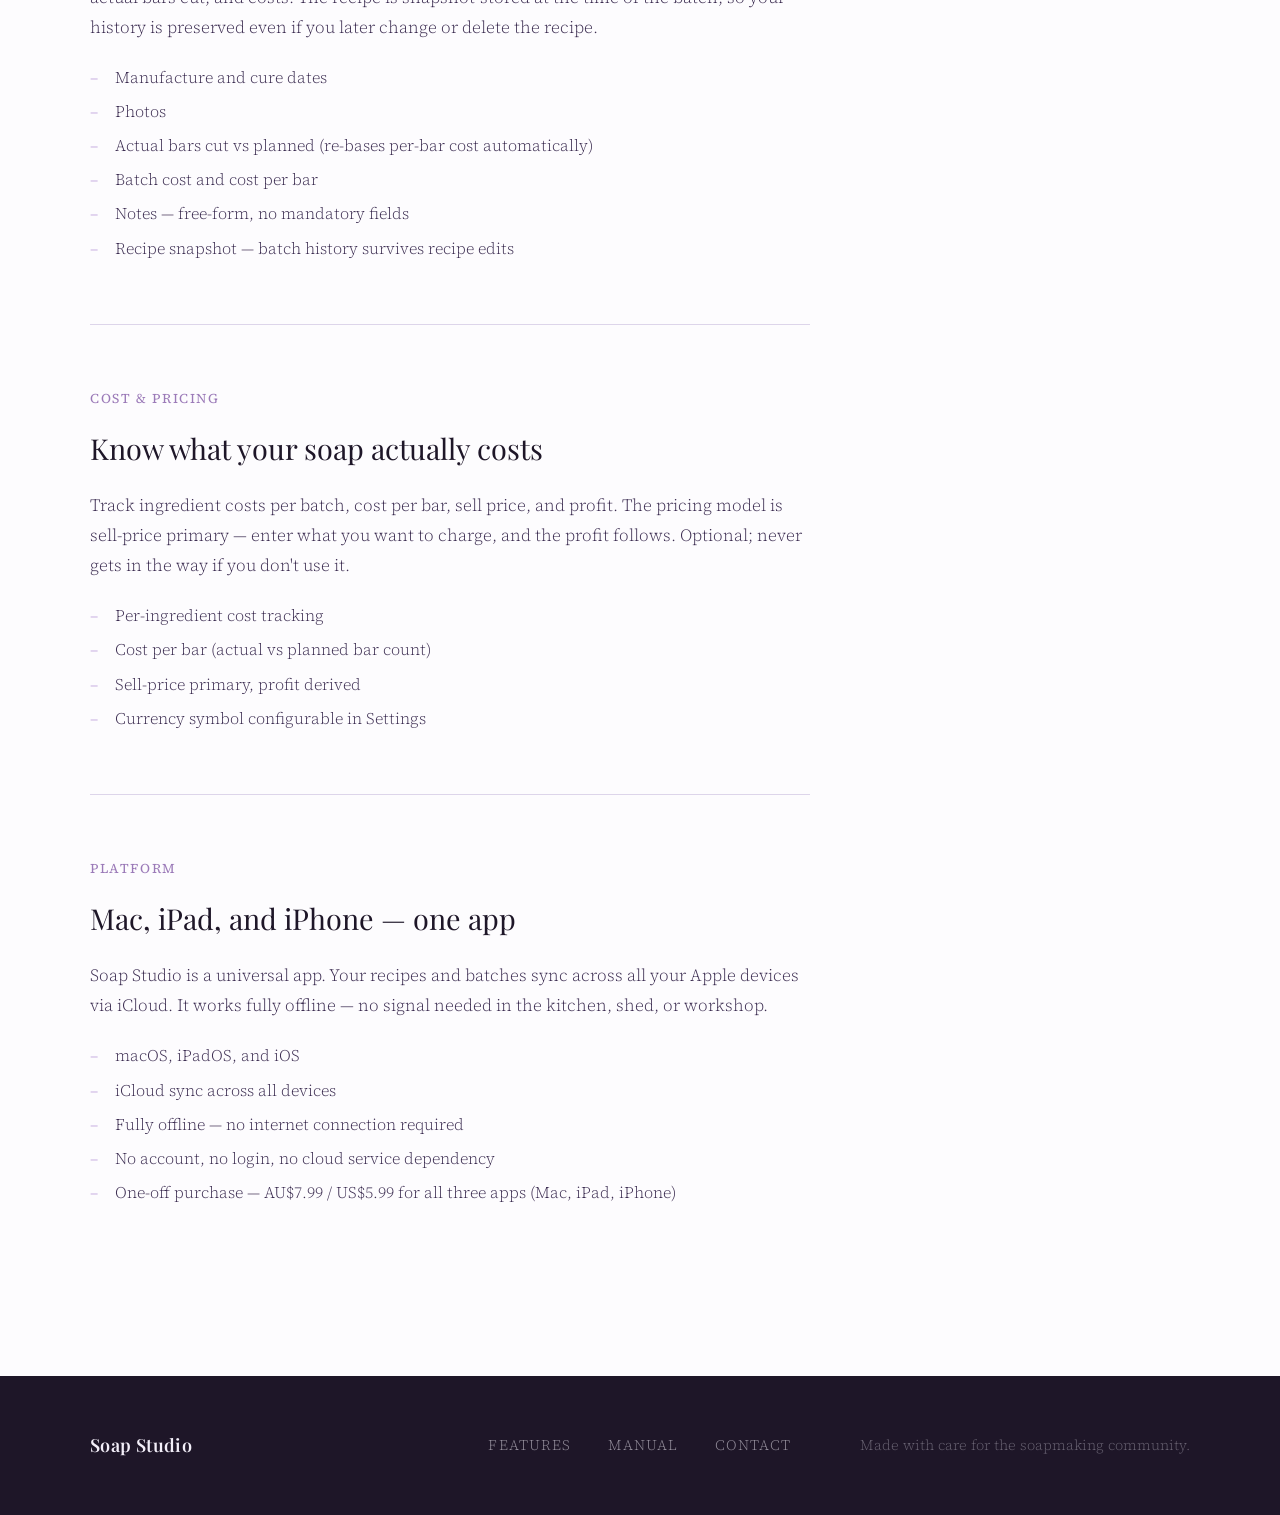
<file: features.html>
<!DOCTYPE html>
<html lang="en">
<head>
  <meta charset="UTF-8">
  <meta name="viewport" content="width=device-width, initial-scale=1.0">
  <title>Features — Soap Studio</title>
  <link rel="stylesheet" href="css/style.css">
  <link rel="preconnect" href="https://fonts.googleapis.com">
  <link href="https://fonts.googleapis.com/css2?family=Playfair+Display:ital,wght@0,400;0,600;1,400&family=Source+Serif+4:ital,opsz,wght@0,8..60,300;0,8..60,400;1,8..60,300&display=swap" rel="stylesheet">
</head>
<body>

  <header class="site-header">
    <nav class="nav-inner">
      <a href="index.html" class="nav-logo">
        <img src="images/logo.png" alt="Soap Studio" class="logo-img" onerror="this.style.display='none'; this.nextElementSibling.style.display='inline'">
        <span class="logo-text-fallback">Soap Studio</span>
      </a>
      <ul class="nav-links">
        <li><a href="features.html" class="active">Features</a></li>
        <li><a href="manual.html">Manual</a></li>
        <li><a href="contact.html">Contact</a></li>
      </ul>
    </nav>
  </header>

  <main>

    <section class="page-hero">
      <div class="page-hero-inner">
        <h1>Everything in Soap Studio</h1>
        <p class="page-hero-sub">A complete toolkit for recipe formulation, batch management, and soapmaking chemistry — on Mac, iPad, and iPhone.</p>
      </div>
    </section>

    <section class="features-body">
      <div class="features-inner">

        <div class="feature-block">
          <div class="feature-label">Lye Calculator</div>
          <h2>Accurate lye calculations, every time</h2>
          <p>The calculation engine is Soap Studio's foundation. Every lye weight is verified decimal-place accurate against SoapCalc and SoapmakingFriend. The maths is transparent — you can see exactly how each figure is derived.</p>
          <ul class="feature-list">
            <li>NaOH, KOH, or mixed-alkali (dual-lye) recipes</li>
            <li>Three input modes: percentage of oils, direct weight entry, or total oil weight</li>
            <li>Superfat and lye purity adjustments</li>
            <li>Vinegar and chelator calculations</li>
            <li>Sugar handling (dissolved in lye water, added to batch weight)</li>
            <li>Masterbatch solution calculations</li>
            <li>Three water modes: lye:water ratio, lye concentration %, or water as % of oils</li>
          </ul>
        </div>

        <div class="feature-block">
          <div class="feature-label">Oil Database</div>
          <h2>229 oils, butters, and waxes</h2>
          <p>A comprehensive built-in ingredient library with full fatty acid profiles, SAP values, and densities for 229 oils, butters, and waxes. The complete soap quality index suite is calculated for every recipe.</p>
          <ul class="feature-list">
            <li>Full fatty acid profiles for every ingredient</li>
            <li>Soap quality indices: Hardness, Cleansing, Conditioning, Bubbly, Creamy, Longevity, Stability, INS, Iodine</li>
            <li>Add and save your own custom ingredients</li>
            <li>Oil substitution suggestions</li>
          </ul>
        </div>

        <div class="feature-block">
          <div class="feature-label">Mould Optimiser</div>
          <h2>The best cut plan for your mould</h2>
          <p>Enter your mould dimensions and target bar-weight. Soap Studio works out the optimal cut plan — how many loaves, how many bars per loaf — and draws a cutting diagram. It uses a physically correct soap-batter density model and enforces a minimum weight guarantee: bars are never proposed lighter than your target.</p>
          <ul class="feature-list">
            <li>Box and pipe mould support</li>
            <li>Asymmetric weight tolerance — bars are never lighter than target</li>
            <li>Cutting diagram with loaf and bar cut orientations</li>
            <li>Single-loaf mode for home soapers with a hand cutter</li>
            <li>Per-mould overrides for target weight, bar thickness, and loaf width</li>
          </ul>
        </div>

        <div class="feature-block">
          <div class="feature-label">Fragrances &amp; Safety</div>
          <h2>IFRA safety checks built in</h2>
          <p>Add fragrances to your recipe with usage rates. Soap Studio checks your fragrance load against IFRA Category 9 limits (leave-on skin products, which includes soap), displaying both your oils-basis percentage and the finished-product-basis figure that IFRA limits are published on — so you're comparing like with like.</p>
          <ul class="feature-list">
            <li>Usage rate tracking per fragrance</li>
            <li>IFRA Category 9 limit checking</li>
            <li>Dual-basis display: oils % and finished-product %</li>
            <li>Store and reuse your fragrance library</li>
          </ul>
        </div>

        <div class="feature-block">
          <div class="feature-label">Cure &amp; Timing</div>
          <h2>Cure-time estimates that make sense</h2>
          <p>A cure model estimates how long your soap needs before it's ready to use, taking into account the oil profile, bar dimensions, water content, additives, and environmental factors. Cure-date reminders can be added directly to your calendar.</p>
          <ul class="feature-list">
            <li>Cure speed based on your oil profile (high-oleic oils cure slowly; saturated fats cure faster)</li>
            <li>Bar geometry — thinner bars lose moisture faster and cure sooner</li>
            <li>Water content, additives, and environmental adjustments</li>
            <li>Calendar reminder integration (EventKit)</li>
          </ul>
        </div>

        <div class="feature-block">
          <div class="feature-label">Batch Journal</div>
          <h2>A lab notebook, not a tax form</h2>
          <p>Log every batch with the details that matter to you — temperatures, dates, notes, photos, actual bars cut, and costs. The recipe is snapshot-stored at the time of the batch, so your history is preserved even if you later change or delete the recipe.</p>
          <ul class="feature-list">
            <li>Manufacture and cure dates</li>
            <li>Photos</li>
            <li>Actual bars cut vs planned (re-bases per-bar cost automatically)</li>
            <li>Batch cost and cost per bar</li>
            <li>Notes — free-form, no mandatory fields</li>
            <li>Recipe snapshot — batch history survives recipe edits</li>
          </ul>
        </div>

        <div class="feature-block">
          <div class="feature-label">Cost &amp; Pricing</div>
          <h2>Know what your soap actually costs</h2>
          <p>Track ingredient costs per batch, cost per bar, sell price, and profit. The pricing model is sell-price primary — enter what you want to charge, and the profit follows. Optional; never gets in the way if you don't use it.</p>
          <ul class="feature-list">
            <li>Per-ingredient cost tracking</li>
            <li>Cost per bar (actual vs planned bar count)</li>
            <li>Sell-price primary, profit derived</li>
            <li>Currency symbol configurable in Settings</li>
          </ul>
        </div>

        <div class="feature-block">
          <div class="feature-label">Platform</div>
          <h2>Mac, iPad, and iPhone — one app</h2>
          <p>Soap Studio is a universal app. Your recipes and batches sync across all your Apple devices via iCloud. It works fully offline — no signal needed in the kitchen, shed, or workshop.</p>
          <ul class="feature-list">
            <li>macOS, iPadOS, and iOS</li>
            <li>iCloud sync across all devices</li>
            <li>Fully offline — no internet connection required</li>
            <li>No account, no login, no cloud service dependency</li>
            <li>One-off purchase — AU$7.99 / US$5.99 for all three apps (Mac, iPad, iPhone)</li>
          </ul>
        </div>

      </div>
    </section>

  </main>

  <footer class="site-footer">
    <div class="footer-inner">
      <p class="footer-name">Soap Studio</p>
      <nav class="footer-links">
        <a href="features.html">Features</a>
        <a href="manual.html">Manual</a>
        <a href="contact.html">Contact</a>
      </nav>
      <p class="footer-copy">Made with care for the soapmaking community.</p>
    </div>
  </footer>

</body>
</html>
</file>
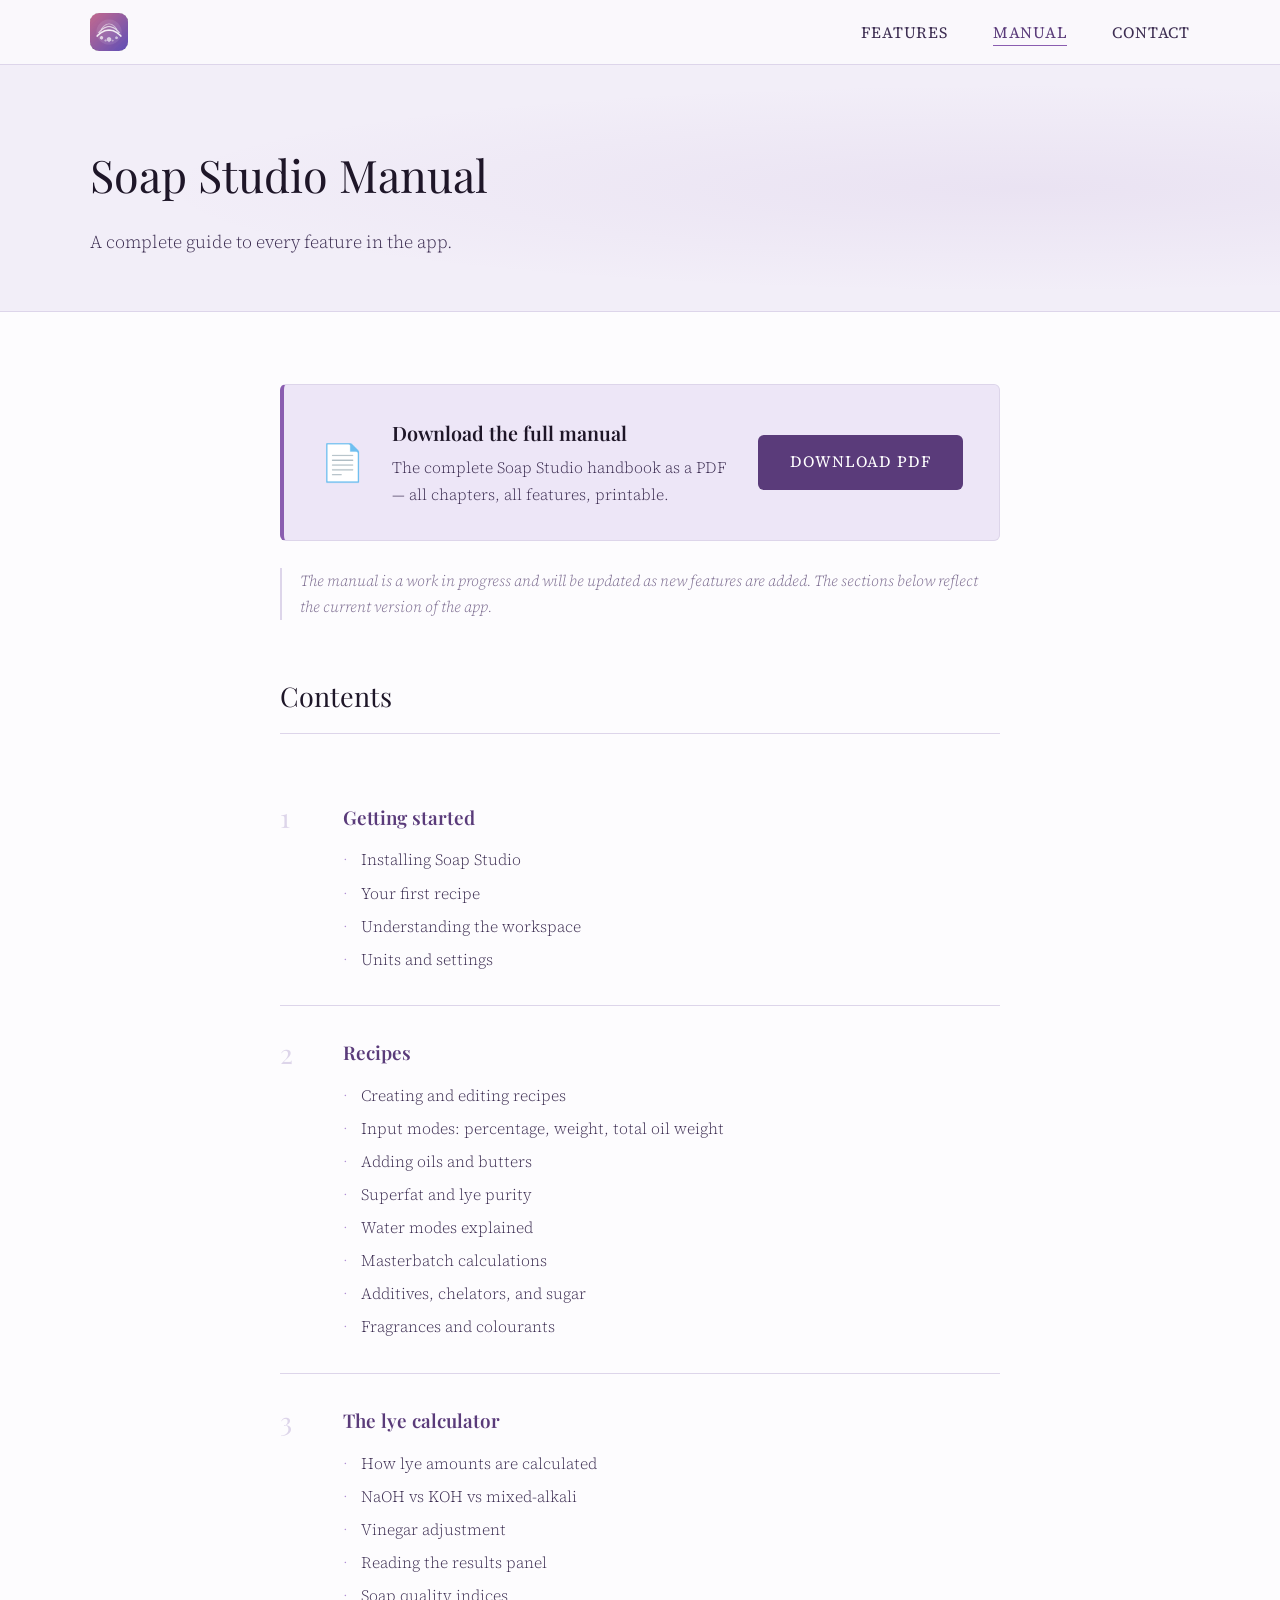
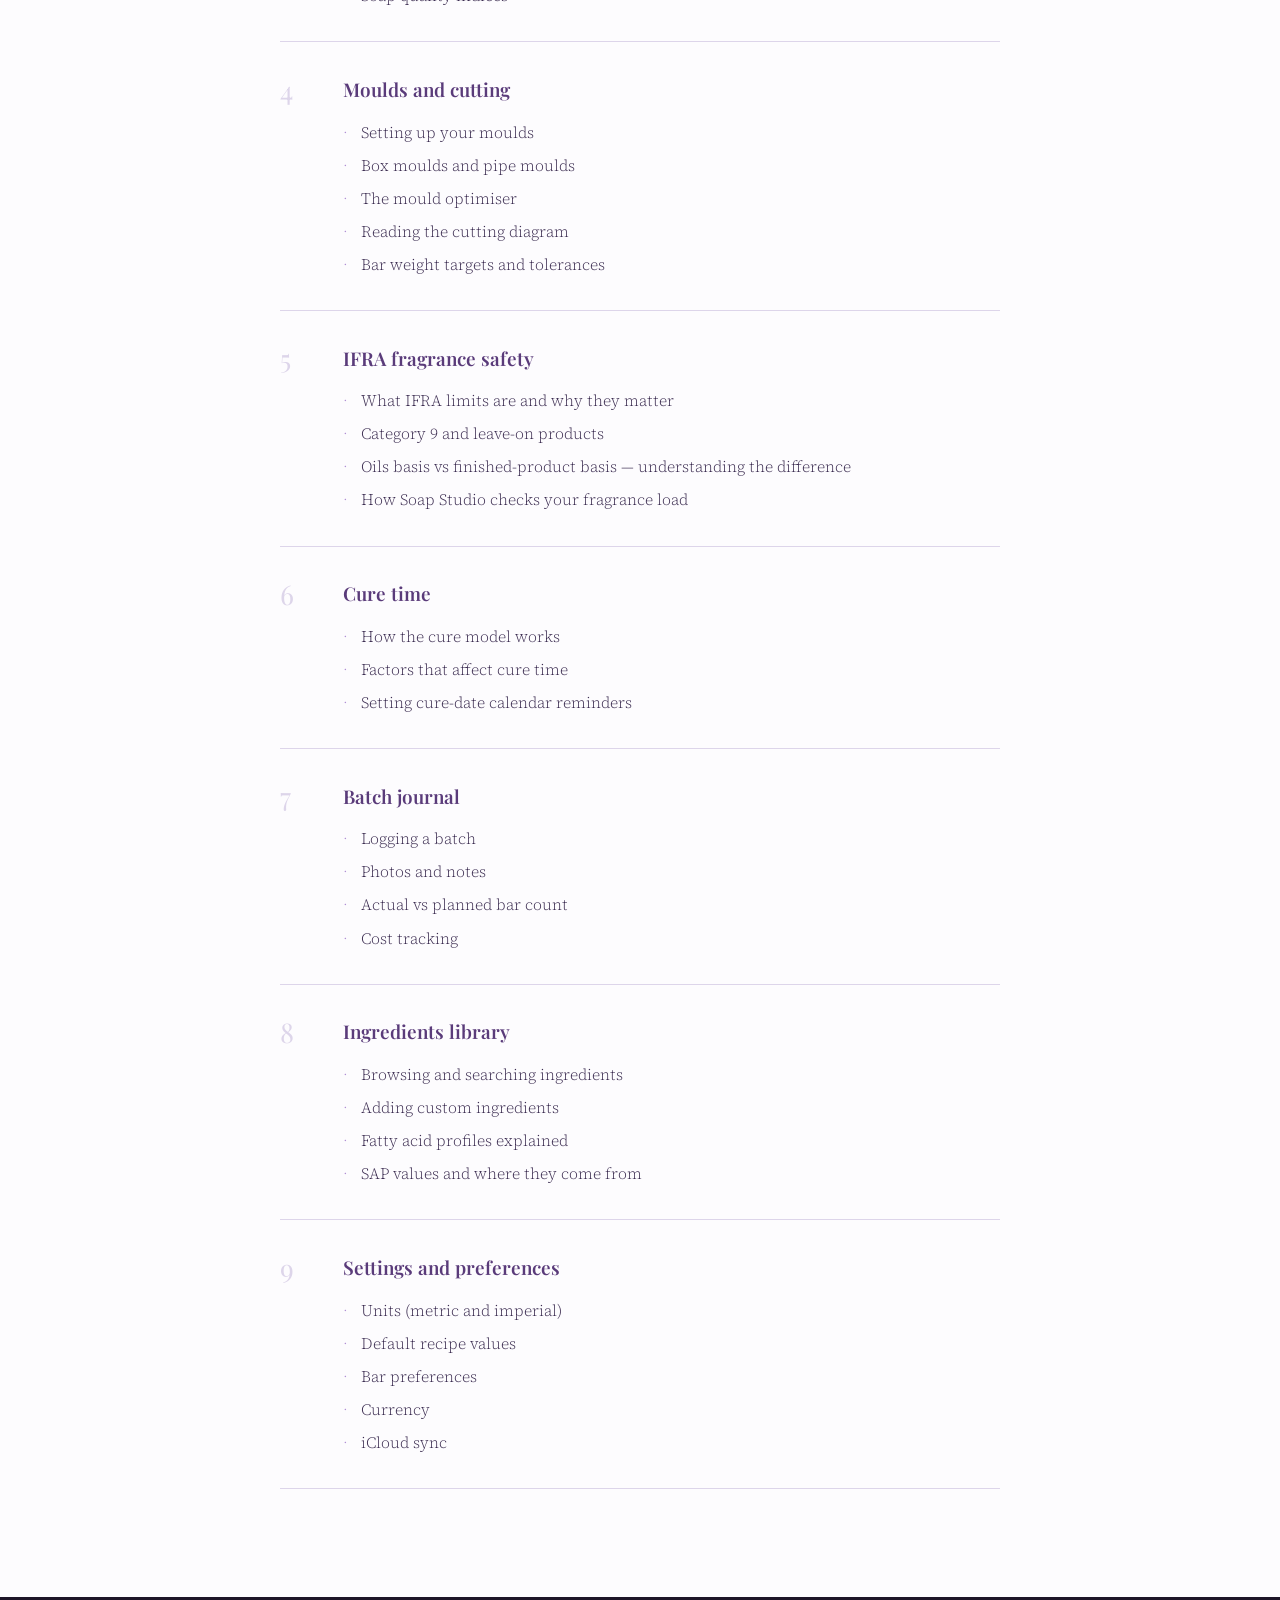
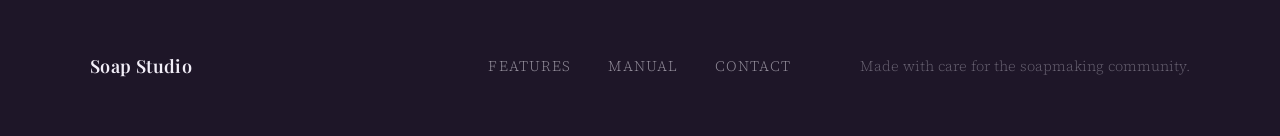
<file: manual.html>
<!DOCTYPE html>
<html lang="en">
<head>
  <meta charset="UTF-8">
  <meta name="viewport" content="width=device-width, initial-scale=1.0">
  <title>Manual — Soap Studio</title>
  <link rel="stylesheet" href="css/style.css">
  <link rel="preconnect" href="https://fonts.googleapis.com">
  <link href="https://fonts.googleapis.com/css2?family=Playfair+Display:ital,wght@0,400;0,600;1,400&family=Source+Serif+4:ital,opsz,wght@0,8..60,300;0,8..60,400;1,8..60,300&display=swap" rel="stylesheet">
</head>
<body>

  <header class="site-header">
    <nav class="nav-inner">
      <a href="index.html" class="nav-logo">
        <img src="images/logo.png" alt="Soap Studio" class="logo-img" onerror="this.style.display='none'; this.nextElementSibling.style.display='inline'">
        <span class="logo-text-fallback">Soap Studio</span>
      </a>
      <ul class="nav-links">
        <li><a href="features.html">Features</a></li>
        <li><a href="manual.html" class="active">Manual</a></li>
        <li><a href="contact.html">Contact</a></li>
      </ul>
    </nav>
  </header>

  <main>

    <section class="page-hero">
      <div class="page-hero-inner">
        <h1>Soap Studio Manual</h1>
        <p class="page-hero-sub">A complete guide to every feature in the app.</p>
      </div>
    </section>

    <section class="manual-body">
      <div class="manual-inner">

        <div class="manual-download-card">
          <div class="download-icon">📄</div>
          <div class="download-text">
            <h3>Download the full manual</h3>
            <p>The complete Soap Studio handbook as a PDF — all chapters, all features, printable.</p>
          </div>
          <a href="manual/SoapStudio_Manual.pdf" class="btn-primary" download>Download PDF</a>
        </div>

        <p class="manual-note">The manual is a work in progress and will be updated as new features are added. The sections below reflect the current version of the app.</p>

        <div class="manual-toc">
          <h2>Contents</h2>

          <div class="toc-section">
            <div class="toc-num">1</div>
            <div class="toc-body">
              <h3>Getting started</h3>
              <ul>
                <li>Installing Soap Studio</li>
                <li>Your first recipe</li>
                <li>Understanding the workspace</li>
                <li>Units and settings</li>
              </ul>
            </div>
          </div>

          <div class="toc-section">
            <div class="toc-num">2</div>
            <div class="toc-body">
              <h3>Recipes</h3>
              <ul>
                <li>Creating and editing recipes</li>
                <li>Input modes: percentage, weight, total oil weight</li>
                <li>Adding oils and butters</li>
                <li>Superfat and lye purity</li>
                <li>Water modes explained</li>
                <li>Masterbatch calculations</li>
                <li>Additives, chelators, and sugar</li>
                <li>Fragrances and colourants</li>
              </ul>
            </div>
          </div>

          <div class="toc-section">
            <div class="toc-num">3</div>
            <div class="toc-body">
              <h3>The lye calculator</h3>
              <ul>
                <li>How lye amounts are calculated</li>
                <li>NaOH vs KOH vs mixed-alkali</li>
                <li>Vinegar adjustment</li>
                <li>Reading the results panel</li>
                <li>Soap quality indices</li>
              </ul>
            </div>
          </div>

          <div class="toc-section">
            <div class="toc-num">4</div>
            <div class="toc-body">
              <h3>Moulds and cutting</h3>
              <ul>
                <li>Setting up your moulds</li>
                <li>Box moulds and pipe moulds</li>
                <li>The mould optimiser</li>
                <li>Reading the cutting diagram</li>
                <li>Bar weight targets and tolerances</li>
              </ul>
            </div>
          </div>

          <div class="toc-section">
            <div class="toc-num">5</div>
            <div class="toc-body">
              <h3>IFRA fragrance safety</h3>
              <ul>
                <li>What IFRA limits are and why they matter</li>
                <li>Category 9 and leave-on products</li>
                <li>Oils basis vs finished-product basis — understanding the difference</li>
                <li>How Soap Studio checks your fragrance load</li>
              </ul>
            </div>
          </div>

          <div class="toc-section">
            <div class="toc-num">6</div>
            <div class="toc-body">
              <h3>Cure time</h3>
              <ul>
                <li>How the cure model works</li>
                <li>Factors that affect cure time</li>
                <li>Setting cure-date calendar reminders</li>
              </ul>
            </div>
          </div>

          <div class="toc-section">
            <div class="toc-num">7</div>
            <div class="toc-body">
              <h3>Batch journal</h3>
              <ul>
                <li>Logging a batch</li>
                <li>Photos and notes</li>
                <li>Actual vs planned bar count</li>
                <li>Cost tracking</li>
              </ul>
            </div>
          </div>

          <div class="toc-section">
            <div class="toc-num">8</div>
            <div class="toc-body">
              <h3>Ingredients library</h3>
              <ul>
                <li>Browsing and searching ingredients</li>
                <li>Adding custom ingredients</li>
                <li>Fatty acid profiles explained</li>
                <li>SAP values and where they come from</li>
              </ul>
            </div>
          </div>

          <div class="toc-section">
            <div class="toc-num">9</div>
            <div class="toc-body">
              <h3>Settings and preferences</h3>
              <ul>
                <li>Units (metric and imperial)</li>
                <li>Default recipe values</li>
                <li>Bar preferences</li>
                <li>Currency</li>
                <li>iCloud sync</li>
              </ul>
            </div>
          </div>

        </div>

      </div>
    </section>

  </main>

  <footer class="site-footer">
    <div class="footer-inner">
      <p class="footer-name">Soap Studio</p>
      <nav class="footer-links">
        <a href="features.html">Features</a>
        <a href="manual.html">Manual</a>
        <a href="contact.html">Contact</a>
      </nav>
      <p class="footer-copy">Made with care for the soapmaking community.</p>
    </div>
  </footer>

</body>
</html>
</file>
<file: css/style.css>
/* ============================================================
   Soap Studio — soapstudio.app
   Palette drawn from the app icon: warm off-white base,
   violet/plum accents, soft lavender highlights.
   Typography: Playfair Display + Source Serif 4
   ============================================================ */

/* — Variables — */
:root {
  --cream:           #faf8fc;
  --parchment:       #f2eef8;
  --warm-white:      #fdfcfe;
  --plum:            #5a3b7a;
  --plum-light:      #7a5a9a;
  --plum-pale:       #ede6f7;
  --violet:          #8a5db0;
  --violet-light:    #b08fd4;
  --violet-pale:     #f0eaf9;
  --rose-purple:     #c47ab0;
  --mauve:           #9b7ab8;
  --ink:             #1e1628;
  --ink-mid:         #3d2e52;
  --ink-light:       #7a6a8e;
  --rule:            #ddd5ea;
  --font-display:    'Playfair Display', Georgia, serif;
  --font-body:       'Source Serif 4', Georgia, serif;
  --max-width:       1100px;
  --radius:          6px;
}

/* — Reset — */
*, *::before, *::after { box-sizing: border-box; margin: 0; padding: 0; }
html { font-size: 18px; scroll-behavior: smooth; }
body {
  font-family: var(--font-body);
  font-weight: 300;
  color: var(--ink);
  background: var(--warm-white);
  line-height: 1.7;
  -webkit-font-smoothing: antialiased;
}
img { max-width: 100%; display: block; }
a { color: inherit; text-decoration: none; }
ul { list-style: none; }

/* — Header & Nav — */
.site-header {
  position: sticky;
  top: 0;
  z-index: 100;
  background: rgba(250,248,252,0.96);
  backdrop-filter: blur(8px);
  border-bottom: 1px solid var(--rule);
  padding: 0 2rem;
}
.nav-inner {
  max-width: var(--max-width);
  margin: 0 auto;
  display: flex;
  align-items: center;
  justify-content: space-between;
  height: 64px;
}
.nav-logo {
  font-family: var(--font-display);
  font-size: 1.2rem;
  font-weight: 600;
  color: var(--plum);
  letter-spacing: 0.01em;
  display: flex;
  align-items: center;
  gap: 0.65rem;
}
.logo-img {
  height: 38px;
  width: 38px;
  border-radius: 9px;
  object-fit: cover;
}
.logo-text-fallback { display: none; }
.nav-links {
  display: flex;
  gap: 2.5rem;
  align-items: center;
}
.nav-links a {
  font-family: var(--font-body);
  font-size: 0.875rem;
  font-weight: 400;
  color: var(--ink-mid);
  letter-spacing: 0.05em;
  text-transform: uppercase;
  transition: color 0.2s;
  padding-bottom: 2px;
  border-bottom: 1px solid transparent;
}
.nav-links a:hover,
.nav-links a.active {
  color: var(--plum);
  border-bottom-color: var(--violet);
}

/* — Buttons — */
.btn-primary {
  display: inline-block;
  background: var(--plum);
  color: #fff;
  font-family: var(--font-body);
  font-size: 0.875rem;
  font-weight: 400;
  letter-spacing: 0.06em;
  text-transform: uppercase;
  padding: 0.8rem 1.8rem;
  border-radius: var(--radius);
  transition: background 0.2s, transform 0.15s;
}
.btn-primary:hover {
  background: var(--plum-light);
  transform: translateY(-1px);
}
.btn-secondary {
  display: inline-block;
  background: transparent;
  color: var(--plum);
  font-family: var(--font-body);
  font-size: 0.875rem;
  font-weight: 400;
  letter-spacing: 0.06em;
  text-transform: uppercase;
  padding: 0.8rem 1.8rem;
  border-radius: var(--radius);
  border: 1px solid var(--plum);
  transition: background 0.2s, color 0.2s;
}
.btn-secondary:hover {
  background: var(--plum);
  color: #fff;
}
.btn-text {
  color: var(--violet);
  font-weight: 400;
  font-size: 0.95rem;
  border-bottom: 1px solid var(--violet-light);
  transition: color 0.2s;
}
.btn-text:hover { color: var(--plum); }

/* — Hero — */
.hero {
  position: relative;
  background: var(--parchment);
  overflow: hidden;
  padding: 5rem 2rem 4rem;
}
.hero-texture {
  position: absolute;
  inset: 0;
  background-image:
    radial-gradient(ellipse at 75% 40%, rgba(138,93,176,0.12) 0%, transparent 55%),
    radial-gradient(ellipse at 15% 80%, rgba(196,122,176,0.09) 0%, transparent 50%),
    radial-gradient(ellipse at 50% 10%, rgba(90,59,122,0.06) 0%, transparent 40%);
  pointer-events: none;
}
.hero > * { position: relative; }
.hero-content {
  max-width: var(--max-width);
  margin: 0 auto;
  display: grid;
  grid-template-columns: 1fr 1fr;
  gap: 4rem;
  align-items: center;
}
.hero-eyebrow {
  grid-column: 1;
  font-size: 0.78rem;
  letter-spacing: 0.14em;
  text-transform: uppercase;
  color: var(--mauve);
  margin-bottom: 1rem;
}
.hero-title {
  grid-column: 1;
  font-family: var(--font-display);
  font-size: clamp(2.2rem, 4vw, 3.2rem);
  font-weight: 400;
  line-height: 1.2;
  color: var(--ink);
  margin-bottom: 1.5rem;
}
.hero-title em {
  font-style: italic;
  color: var(--plum);
}
.hero-body {
  grid-column: 1;
  font-size: 1rem;
  color: var(--ink-mid);
  line-height: 1.78;
  margin-bottom: 2rem;
  max-width: 480px;
}
.hero-cta {
  grid-column: 1;
  display: flex;
  gap: 1rem;
  align-items: center;
  flex-wrap: wrap;
  margin-bottom: 1.25rem;
}
.hero-note {
  grid-column: 1;
  font-size: 0.8rem;
  color: var(--ink-light);
  letter-spacing: 0.02em;
}
.hero-visual {
  grid-column: 2;
  grid-row: 1 / 6;
  display: flex;
  justify-content: center;
  align-items: center;
}

/* App icon display in hero */
.app-mockup {
  display: flex;
  flex-direction: column;
  align-items: center;
  gap: 1.5rem;
}
.hero-icon {
  width: 180px;
  height: 180px;
  border-radius: 40px;
  object-fit: cover;
  box-shadow:
    0 20px 60px rgba(90,59,122,0.30),
    0 6px 20px rgba(90,59,122,0.18),
    0 0 0 1px rgba(138,93,176,0.15);
}
.hero-icon-label {
  font-family: var(--font-display);
  font-size: 1.4rem;
  font-weight: 600;
  color: var(--plum);
  letter-spacing: 0.02em;
}
.hero-icon-sub {
  font-size: 0.8rem;
  color: var(--ink-light);
  letter-spacing: 0.08em;
  text-transform: uppercase;
  text-align: center;
}

/* — Pillars — */
.pillars {
  padding: 5rem 2rem;
  background: var(--warm-white);
}
.pillars-inner {
  max-width: var(--max-width);
  margin: 0 auto;
  display: grid;
  grid-template-columns: repeat(4, 1fr);
  gap: 2rem;
}
.pillar {
  padding: 2rem 1.5rem;
  background: var(--cream);
  border-radius: var(--radius);
  border: 1px solid var(--rule);
  border-top: 3px solid var(--violet-light);
}
.pillar-icon {
  font-size: 1.75rem;
  margin-bottom: 1rem;
  line-height: 1;
}
.pillar h3 {
  font-family: var(--font-display);
  font-size: 1.05rem;
  font-weight: 600;
  color: var(--plum);
  margin-bottom: 0.75rem;
}
.pillar p {
  font-size: 0.875rem;
  color: var(--ink-mid);
  line-height: 1.65;
}

/* — About strip — */
.about-strip {
  padding: 5rem 2rem;
  background: var(--violet-pale);
  border-top: 1px solid var(--rule);
  border-bottom: 1px solid var(--rule);
}
.about-inner {
  max-width: var(--max-width);
  margin: 0 auto;
  display: grid;
  grid-template-columns: 1fr 1fr;
  gap: 5rem;
  align-items: start;
}
.about-text h2 {
  font-family: var(--font-display);
  font-size: clamp(1.6rem, 2.5vw, 2.2rem);
  font-weight: 400;
  color: var(--ink);
  line-height: 1.25;
  margin-bottom: 1.5rem;
}
.about-text p {
  font-size: 0.95rem;
  color: var(--ink-mid);
  margin-bottom: 1rem;
  line-height: 1.75;
}
.about-text .btn-text { margin-top: 0.5rem; display: inline-block; }
.quality-list {
  display: flex;
  flex-direction: column;
  gap: 0.75rem;
  padding-top: 0.5rem;
}
.quality-list li {
  font-size: 0.9rem;
  color: var(--ink-mid);
  padding-left: 1.4rem;
  position: relative;
  line-height: 1.5;
}
.quality-list li::before {
  content: '✦';
  position: absolute;
  left: 0;
  color: var(--violet-light);
  font-size: 0.65rem;
  top: 0.38em;
}

/* — Manual teaser — */
.manual-teaser {
  padding: 5rem 2rem;
  background: linear-gradient(135deg, var(--plum) 0%, #7040a0 100%);
}
.manual-teaser-inner {
  max-width: 640px;
  margin: 0 auto;
  text-align: center;
}
.manual-icon {
  font-size: 2.5rem;
  margin-bottom: 1.5rem;
}
.manual-teaser h2 {
  font-family: var(--font-display);
  font-size: clamp(1.6rem, 2.5vw, 2rem);
  font-weight: 400;
  color: #fff;
  margin-bottom: 1rem;
}
.manual-teaser p {
  font-size: 0.95rem;
  color: rgba(255,255,255,0.8);
  margin-bottom: 2rem;
  line-height: 1.75;
}
.manual-teaser .btn-primary {
  background: rgba(255,255,255,0.15);
  border: 1px solid rgba(255,255,255,0.4);
  color: #fff;
  backdrop-filter: blur(4px);
}
.manual-teaser .btn-primary:hover {
  background: rgba(255,255,255,0.25);
}

/* — Page hero (inner pages) — */
.page-hero {
  background: var(--parchment);
  padding: 4rem 2rem 3rem;
  border-bottom: 1px solid var(--rule);
  position: relative;
  overflow: hidden;
}
.page-hero::before {
  content: '';
  position: absolute;
  inset: 0;
  background: radial-gradient(ellipse at 80% 50%, rgba(138,93,176,0.08) 0%, transparent 60%);
  pointer-events: none;
}
.page-hero-inner {
  max-width: var(--max-width);
  margin: 0 auto;
  position: relative;
}
.page-hero h1 {
  font-family: var(--font-display);
  font-size: clamp(2rem, 3.5vw, 2.8rem);
  font-weight: 400;
  color: var(--ink);
  margin-bottom: 0.75rem;
}
.page-hero-sub {
  font-size: 1rem;
  color: var(--ink-mid);
  max-width: 560px;
}

/* — Features page — */
.features-body { padding: 4rem 2rem 6rem; }
.features-inner {
  max-width: var(--max-width);
  margin: 0 auto;
  display: flex;
  flex-direction: column;
}
.feature-block {
  padding: 3.5rem 0;
  border-bottom: 1px solid var(--rule);
  max-width: 720px;
}
.feature-block:last-child { border-bottom: none; }
.feature-label {
  font-size: 0.75rem;
  letter-spacing: 0.12em;
  text-transform: uppercase;
  color: var(--mauve);
  margin-bottom: 0.75rem;
  font-weight: 400;
}
.feature-block h2 {
  font-family: var(--font-display);
  font-size: 1.6rem;
  font-weight: 400;
  color: var(--ink);
  margin-bottom: 1rem;
}
.feature-block p {
  font-size: 0.95rem;
  color: var(--ink-mid);
  line-height: 1.75;
  margin-bottom: 1.25rem;
}
.feature-list {
  display: flex;
  flex-direction: column;
  gap: 0.5rem;
}
.feature-list li {
  font-size: 0.9rem;
  color: var(--ink-mid);
  padding-left: 1.4rem;
  position: relative;
  line-height: 1.55;
}
.feature-list li::before {
  content: '–';
  position: absolute;
  left: 0;
  color: var(--violet-light);
}

/* — Manual page — */
.manual-body { padding: 4rem 2rem 6rem; }
.manual-inner {
  max-width: 720px;
  margin: 0 auto;
}
.manual-download-card {
  display: flex;
  align-items: center;
  gap: 1.5rem;
  background: var(--plum-pale);
  border: 1px solid var(--rule);
  border-left: 4px solid var(--violet);
  border-radius: var(--radius);
  padding: 1.75rem 2rem;
  margin-bottom: 1.5rem;
  flex-wrap: wrap;
}
.download-icon { font-size: 2rem; flex-shrink: 0; }
.download-text { flex: 1; min-width: 200px; }
.download-text h3 {
  font-family: var(--font-display);
  font-size: 1.1rem;
  font-weight: 600;
  color: var(--ink);
  margin-bottom: 0.25rem;
}
.download-text p {
  font-size: 0.875rem;
  color: var(--ink-mid);
}
.manual-note {
  font-size: 0.85rem;
  color: var(--ink-light);
  font-style: italic;
  margin-bottom: 3rem;
  padding-left: 1rem;
  border-left: 2px solid var(--rule);
}
.manual-toc h2 {
  font-family: var(--font-display);
  font-size: 1.5rem;
  font-weight: 400;
  color: var(--ink);
  margin-bottom: 2rem;
  padding-bottom: 0.75rem;
  border-bottom: 1px solid var(--rule);
}
.toc-section {
  display: flex;
  gap: 1.5rem;
  padding: 1.75rem 0;
  border-bottom: 1px solid var(--rule);
  align-items: start;
}
.toc-num {
  font-family: var(--font-display);
  font-size: 1.5rem;
  font-weight: 400;
  color: var(--rule);
  width: 2rem;
  flex-shrink: 0;
  line-height: 1;
  padding-top: 0.15rem;
}
.toc-body h3 {
  font-family: var(--font-display);
  font-size: 1.05rem;
  font-weight: 600;
  color: var(--plum);
  margin-bottom: 0.75rem;
}
.toc-body ul {
  display: flex;
  flex-direction: column;
  gap: 0.35rem;
}
.toc-body ul li {
  font-size: 0.875rem;
  color: var(--ink-mid);
  padding-left: 1rem;
  position: relative;
}
.toc-body ul li::before {
  content: '·';
  position: absolute;
  left: 0;
  color: var(--violet-light);
}

/* — Contact page — */
.contact-body { padding: 4rem 2rem 6rem; }
.contact-inner {
  max-width: 680px;
  margin: 0 auto;
  display: flex;
  flex-direction: column;
  gap: 2.5rem;
}
.contact-card {
  padding: 2.5rem;
  background: var(--cream);
  border: 1px solid var(--rule);
  border-radius: var(--radius);
}
.contact-card h2 {
  font-family: var(--font-display);
  font-size: 1.25rem;
  font-weight: 600;
  color: var(--plum);
  margin-bottom: 1rem;
}
.contact-card p {
  font-size: 0.95rem;
  color: var(--ink-mid);
  margin-bottom: 0.75rem;
  line-height: 1.7;
}
.contact-card p:last-child { margin-bottom: 0; }
.contact-email {
  font-family: var(--font-display);
  font-size: 1.15rem !important;
  font-style: italic;
}
.contact-email a {
  color: var(--violet);
  border-bottom: 1px solid var(--violet-light);
  transition: color 0.2s;
}
.contact-email a:hover { color: var(--plum); }
.contact-card .feature-list { margin-top: 0.75rem; }

/* — Footer — */
.site-footer {
  background: var(--ink);
  padding: 3rem 2rem;
}
.footer-inner {
  max-width: var(--max-width);
  margin: 0 auto;
  display: flex;
  align-items: center;
  gap: 2.5rem;
  flex-wrap: wrap;
}
.footer-name {
  font-family: var(--font-display);
  font-size: 1rem;
  font-weight: 600;
  color: var(--parchment);
  letter-spacing: 0.02em;
  flex: 1;
}
.footer-links {
  display: flex;
  gap: 2rem;
}
.footer-links a {
  font-size: 0.8rem;
  letter-spacing: 0.08em;
  text-transform: uppercase;
  color: rgba(242,238,248,0.55);
  transition: color 0.2s;
}
.footer-links a:hover { color: var(--parchment); }
.footer-copy {
  font-size: 0.8rem;
  color: rgba(242,238,248,0.35);
  flex: 1;
  text-align: right;
}

/* — Responsive — */
@media (max-width: 900px) {
  .hero-content { grid-template-columns: 1fr; gap: 3rem; }
  .hero-visual { grid-column: 1; grid-row: auto; justify-content: flex-start; }
  .hero-eyebrow, .hero-title, .hero-body, .hero-cta, .hero-note { grid-column: 1; }
  .pillars-inner { grid-template-columns: repeat(2, 1fr); }
  .about-inner { grid-template-columns: 1fr; gap: 2.5rem; }
}
@media (max-width: 600px) {
  html { font-size: 16px; }
  .pillars-inner { grid-template-columns: 1fr; }
  .nav-links { gap: 1.5rem; }
  .footer-inner { flex-direction: column; align-items: flex-start; gap: 1rem; }
  .footer-copy { text-align: left; }
  .manual-download-card { flex-direction: column; align-items: flex-start; }
}
</file>
